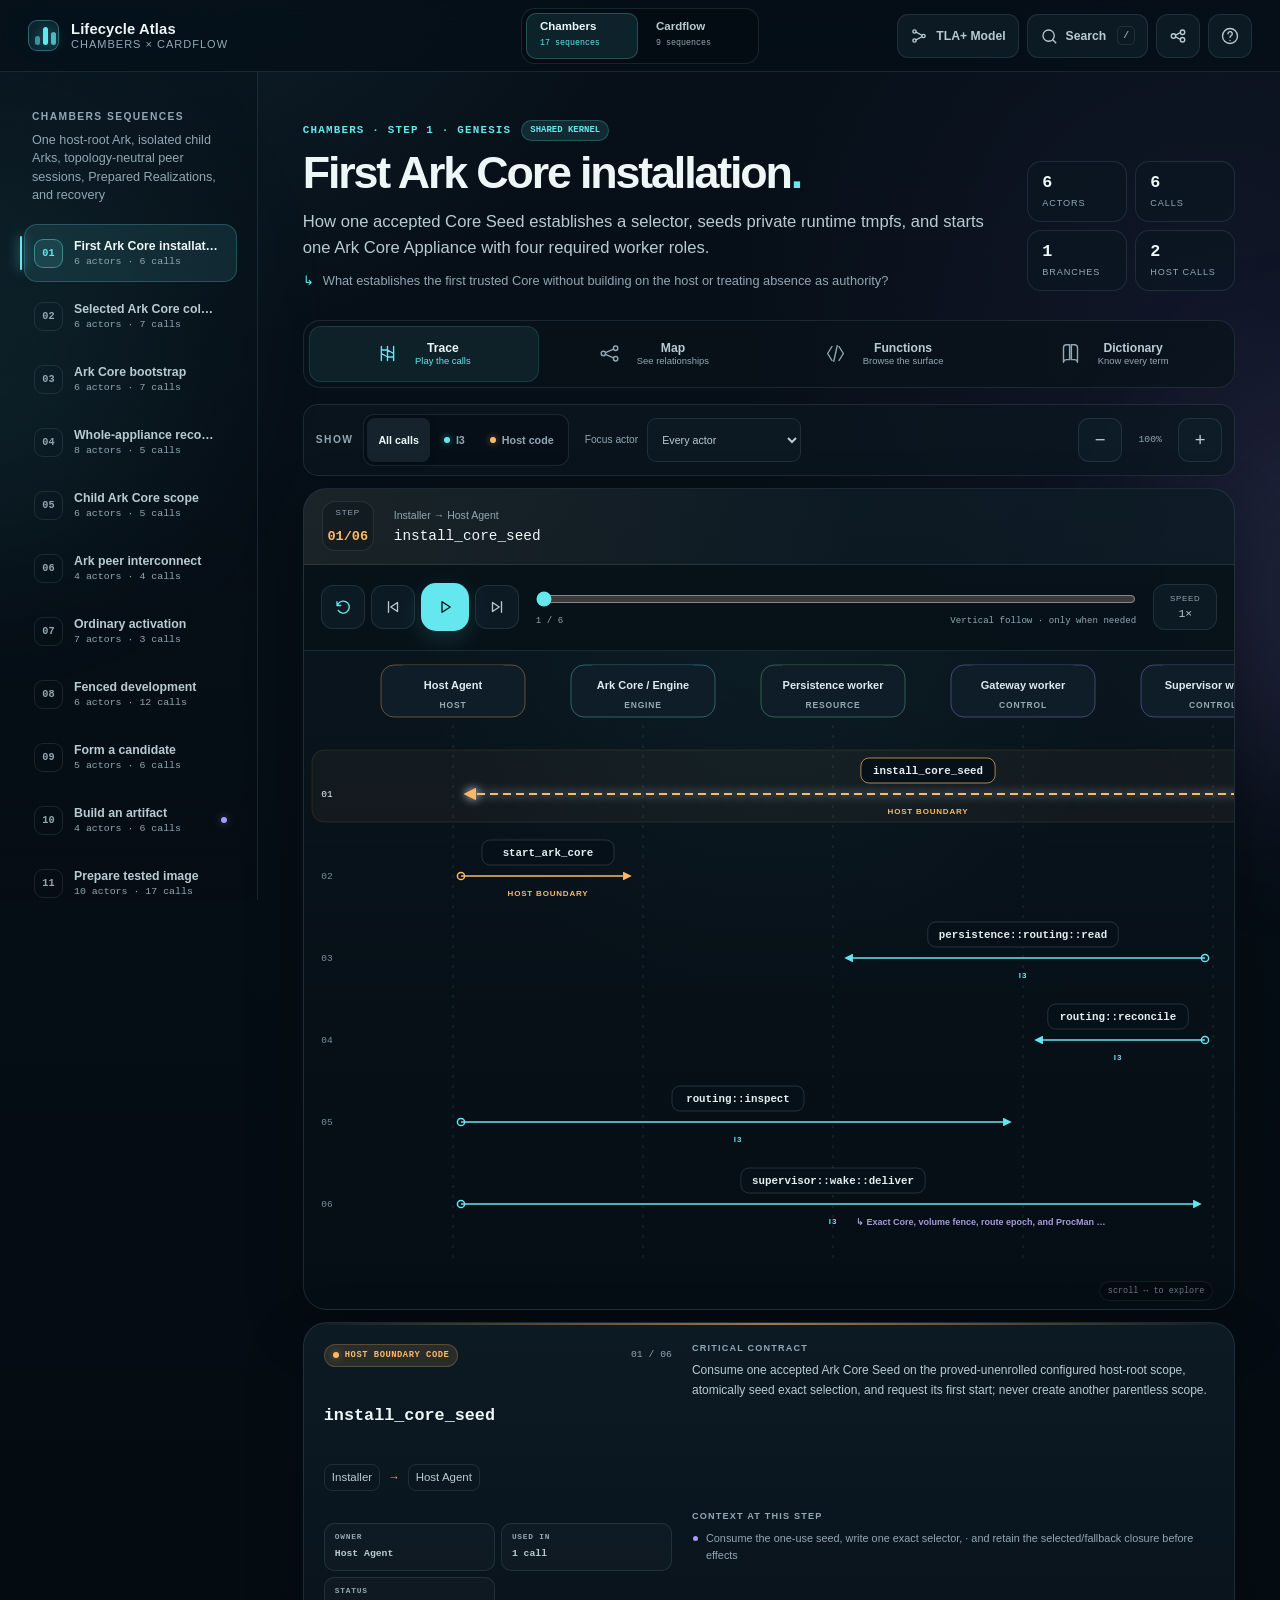
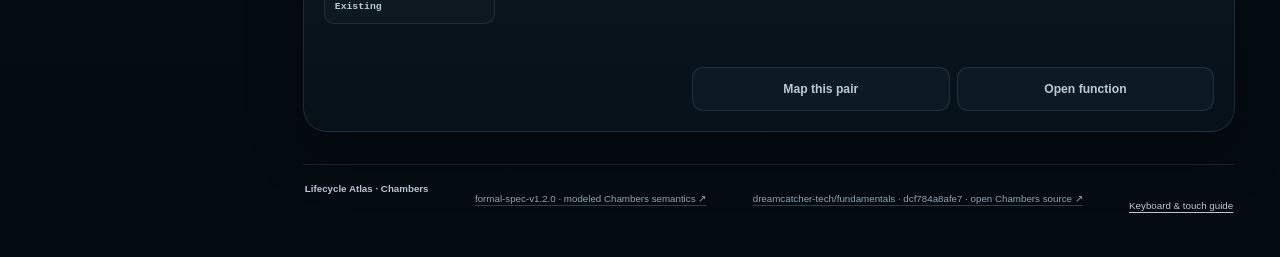
<file: site/index.html>
<!doctype html>
<html lang="en">
  <head>
    <meta charset="utf-8" />
    <meta name="viewport" content="width=device-width, initial-scale=1, viewport-fit=cover" />
    <meta
      name="description"
      content="Lifecycle Atlas — an interactive explorer for authoritative Chambers and Cardflow sequence diagrams."
    />
    <meta name="theme-color" content="#071019" />
    <meta name="color-scheme" content="dark" />
    <title>Lifecycle Atlas · Chambers and Cardflow</title>
    <link rel="icon" href="./favicon.svg" type="image/svg+xml" />
    <link rel="stylesheet" href="./styles.css" />
    <script src="./data.js" defer></script>
    <script src="./app.js" defer></script>
  </head>
  <body>
    <a class="skip-link" href="#main-content">Skip to explorer</a>
    <div class="ambient ambient-one" aria-hidden="true"></div>
    <div class="ambient ambient-two" aria-hidden="true"></div>

    <header class="topbar">
      <a class="brand" href="./" title="Lifecycle Atlas home">
        <span class="brand-mark" aria-hidden="true">
          <span></span><span></span><span></span>
        </span>
        <span class="brand-copy">
          <strong>Lifecycle Atlas</strong>
          <small>Chambers × Cardflow</small>
        </span>
      </a>

      <nav class="document-switcher" id="documentSwitcher" aria-label="Source document"></nav>

      <div class="top-actions">
        <a class="quiet-button tla-model-link" href="./tla/" aria-label="Open the checked TLA+ model explorer">
          <svg viewBox="0 0 24 24" aria-hidden="true"><circle cx="6" cy="6" r="2.2" /><circle cx="18" cy="12" r="2.2" /><circle cx="6" cy="18" r="2.2" /><path d="M8 6.8 15.8 11M8 17.2 15.8 13" /></svg>
          <span>TLA+ Model</span>
        </a>
        <button class="quiet-button command-button" id="searchButton" type="button" aria-label="Search sequences, functions, and dictionary terms">
          <svg viewBox="0 0 24 24" aria-hidden="true"><path d="m21 21-4.4-4.4m2.4-5.1a7.5 7.5 0 1 1-15 0 7.5 7.5 0 0 1 15 0Z" /></svg>
          <span>Search</span><kbd>/</kbd>
        </button>
        <button class="icon-button" id="shareButton" type="button" aria-label="Copy a link to this view" title="Copy link">
          <svg viewBox="0 0 24 24" aria-hidden="true"><path d="M8.5 12.8 15.7 17m-7.2-5.8L15.7 7M18 20a3 3 0 1 0 0-6 3 3 0 0 0 0 6ZM6 15a3 3 0 1 0 0-6 3 3 0 0 0 0 6Zm12-5a3 3 0 1 0 0-6 3 3 0 0 0 0 6Z" /></svg>
        </button>
        <button class="icon-button" id="helpButton" type="button" aria-label="How to use Lifecycle Atlas" title="Help">
          <svg viewBox="0 0 24 24" aria-hidden="true"><path d="M9.4 9a2.8 2.8 0 1 1 4.3 2.4c-1 .6-1.7 1.1-1.7 2.4M12 18h.01M22 12a10 10 0 1 1-20 0 10 10 0 0 1 20 0Z" /></svg>
        </button>
      </div>
    </header>

    <div class="mobile-scene-bar">
      <select id="mobileDocumentSelect" aria-label="Choose source document"></select>
      <select id="mobileSceneSelect" aria-label="Choose a lifecycle sequence"></select>
      <span id="mobileSceneCount"></span>
    </div>

    <div class="workspace">
      <aside class="journey-panel" aria-label="Lifecycle sequences">
        <div class="journey-heading">
          <span class="eyebrow" id="journeyEyebrow">Explore the journey</span>
          <p id="journeyDescription">Select a sequence, then play its calls.</p>
        </div>
        <nav class="journey-list" id="journeyList" aria-label="Sequence list"></nav>
        <div class="source-card">
          <div class="source-card-top">
            <span class="source-icon" aria-hidden="true">⌁</span>
            <div>
              <strong id="sourceFileName">Source snapshot</strong>
              <span id="sourceCommit">—</span>
            </div>
          </div>
          <dl>
            <div><dt>Sequences</dt><dd id="sourceSequenceCount">—</dd></div>
            <div><dt>Calls</dt><dd id="sourceCallCount">—</dd></div>
            <div><dt>Functions</dt><dd id="sourceFunctionCount">—</dd></div>
            <div><dt>Terms</dt><dd id="sourceDictionaryCount">—</dd></div>
          </dl>
          <span class="source-mode" id="sourceMode">Committed copy · regenerated on publish</span>
          <a class="source-document-link formal-authority-link" id="formalAuthorityLink" href="#" target="_blank" rel="noopener noreferrer">
            Modeled Chambers semantics · Formal Specification <span aria-hidden="true">↗</span>
          </a>
          <a class="source-document-link" id="sourceDocumentLink" href="#" target="_blank" rel="noopener noreferrer">
            Open source document <span aria-hidden="true">↗</span>
          </a>
        </div>
      </aside>

      <main id="main-content" tabindex="-1">
        <section class="scene-heading" aria-labelledby="sceneTitle">
          <div class="scene-copy">
            <div class="scene-kicker-row">
              <span class="scene-kicker" id="sceneKicker">Sequence</span>
              <span class="status-pill" id="sceneStatus">Current</span>
            </div>
            <h1 id="sceneTitle">Loading lifecycle…</h1>
            <p id="sceneSummary"></p>
            <p class="scene-question"><span aria-hidden="true">↳</span><span id="sceneQuestion"></span></p>
          </div>
          <div class="scene-metrics" id="sceneMetrics" aria-label="Sequence metrics"></div>
        </section>

        <nav class="view-switcher" aria-label="Explorer view">
          <button class="view-tab is-active" type="button" data-view="trace" aria-pressed="true">
            <svg viewBox="0 0 24 24" aria-hidden="true"><path d="M5 4v16M12 4v16M19 4v16M5 8h7l7 4M19 16h-7l-7-4" /></svg>
            <span>Trace</span>
            <small>Play the calls</small>
          </button>
          <button class="view-tab" type="button" data-view="map" aria-pressed="false">
            <svg viewBox="0 0 24 24" aria-hidden="true"><circle cx="5" cy="12" r="2.5" /><circle cx="19" cy="6" r="2.5" /><circle cx="19" cy="18" r="2.5" /><path d="m7.4 11 9.2-4m-9.2 6 9.2 4" /></svg>
            <span>Map</span>
            <small>See relationships</small>
          </button>
          <button class="view-tab" type="button" data-view="functions" aria-pressed="false">
            <svg viewBox="0 0 24 24" aria-hidden="true"><path d="M8 4 3 12l5 8m8-16 5 8-5 8M14 3 10 21" /></svg>
            <span>Functions</span>
            <small>Browse the surface</small>
          </button>
          <button class="view-tab" type="button" data-view="dictionary" aria-pressed="false">
            <svg viewBox="0 0 24 24" aria-hidden="true"><path d="M4 5.5A3.5 3.5 0 0 1 7.5 2H11v17H7.5A3.5 3.5 0 0 0 4 22V5.5Zm16 0A3.5 3.5 0 0 0 16.5 2H13v17h3.5A3.5 3.5 0 0 1 20 22V5.5Z" /></svg>
            <span>Dictionary</span>
            <small>Know every term</small>
          </button>
        </nav>

        <section class="explorer-view is-active" id="traceView" data-view-panel="trace" aria-label="Playable sequence trace">
          <div class="tool-row">
            <div class="filter-group" aria-label="Call type filter">
              <span class="tool-label">Show</span>
              <div class="segmented compact" id="callFilter">
                <button type="button" data-filter="all" class="is-active" aria-pressed="true">All calls</button>
                <button type="button" data-filter="i3" aria-pressed="false"><i class="legend-dot i3"></i>I3</button>
                <button type="button" id="hostCallFilter" data-filter="host" aria-pressed="false"><i class="legend-dot host"></i>Host code</button>
              </div>
            </div>
            <label class="select-control">
              <span>Focus actor</span>
              <select id="actorFilter" aria-label="Focus actor"><option value="">Every actor</option></select>
            </label>
            <div class="zoom-control" aria-label="Diagram zoom">
              <button class="icon-button small" type="button" id="zoomOut" aria-label="Zoom out">−</button>
              <output id="zoomValue" for="zoomOut zoomIn">100%</output>
              <button class="icon-button small" type="button" id="zoomIn" aria-label="Zoom in">+</button>
            </div>
          </div>

          <div class="trace-grid">
            <article class="stage-card">
              <div class="call-now" id="callNow" aria-live="polite">
                <div class="call-now-index"><span>Step</span><strong id="currentStepNumber">—</strong></div>
                <div class="call-now-route">
                  <span id="currentRoute">Choose a call</span>
                  <code id="currentFunction">—</code>
                </div>
              </div>

              <div class="playback" aria-label="Sequence playback controls">
                <div class="transport">
                  <button class="transport-button reset-button" type="button" id="resetSequence" aria-label="Reset to first call" title="Reset to first call (Home)">
                    <svg viewBox="0 0 24 24" aria-hidden="true"><path d="M4 5v5h5M5.6 16.5A8 8 0 1 0 6 7.2L4 10" /></svg>
                  </button>
                  <button class="transport-button" type="button" id="previousCall" aria-label="Previous call" title="Previous call (left arrow)">
                    <svg viewBox="0 0 24 24" aria-hidden="true"><path d="M6 5v14m12-13-9 6 9 6V6Z" /></svg>
                  </button>
                  <button class="play-button" type="button" id="playPause" aria-label="Play sequence" title="Play or pause (space)">
                    <svg class="play-icon" viewBox="0 0 24 24" aria-hidden="true"><path d="m8 5 11 7-11 7V5Z" /></svg>
                    <svg class="pause-icon" viewBox="0 0 24 24" aria-hidden="true"><path d="M8 5v14m8-14v14" /></svg>
                  </button>
                  <button class="transport-button" type="button" id="nextCall" aria-label="Next call" title="Next call (right arrow)">
                    <svg viewBox="0 0 24 24" aria-hidden="true"><path d="M18 5v14M6 6l9 6-9 6V6Z" /></svg>
                  </button>
                </div>
                <div class="scrubber-wrap">
                  <input id="stepScrubber" type="range" min="0" max="0" value="0" step="1" aria-label="Current call" />
                  <div class="scrubber-meta">
                    <span id="stepProgress">0 / 0</span>
                    <span id="stepHint">Vertical follow · only when needed</span>
                  </div>
                </div>
                <button class="speed-button" type="button" id="speedButton" title="Change playback speed"><span>Speed</span><strong>1×</strong></button>
              </div>

              <div class="sequence-actor-header" id="stickyActorHeader" aria-hidden="true">
                <svg id="stickyActorSvg" focusable="false"></svg>
              </div>

              <div class="sequence-viewport" id="sequenceViewport" tabindex="0" aria-label="Interactive sequence lanes">
                <svg id="sequenceSvg" role="img" aria-labelledby="sequenceSvgTitle sequenceSvgDesc"></svg>
              </div>
            </article>

            <aside class="call-inspector inspector-card" id="callInspector" aria-label="Selected function detail">
              <div class="inspector-empty">Choose a call to inspect it.</div>
            </aside>
          </div>
        </section>

        <section class="explorer-view" id="mapView" data-view-panel="map" aria-label="Actor relationship map" hidden>
          <div class="map-intro">
            <div>
              <span class="eyebrow">Relationship map</span>
              <h2 id="mapIntroTitle">Who calls whom?</h2>
              <p id="mapIntroText">Line weight is call frequency. Select an actor or connection to isolate its surface.</p>
            </div>
            <div class="role-legend" id="roleLegend" aria-label="Actor role legend"></div>
          </div>
          <div class="map-grid">
            <article class="map-card">
              <div class="map-toolbar">
                <span id="mapScope">All actors · all calls</span>
                <button class="quiet-button" type="button" id="clearMapFocus">Clear focus</button>
              </div>
              <div class="map-viewport" id="mapViewport" tabindex="0">
                <svg id="mapSvg" role="img" aria-labelledby="mapSvgTitle mapSvgDesc"></svg>
              </div>
            </article>
            <aside class="map-detail inspector-card" id="mapDetail" aria-label="Relationship detail"></aside>
          </div>
        </section>

        <section class="explorer-view" id="functionsView" data-view-panel="functions" aria-label="Function catalog" hidden>
          <div class="catalog-heading">
            <div>
              <span class="eyebrow">Function surface</span>
              <h2 id="functionHeading">Every named lifecycle call</h2>
              <p id="functionIntro">Every function is linked to its diagram usages.</p>
            </div>
            <label class="catalog-search">
              <svg viewBox="0 0 24 24" aria-hidden="true"><path d="m21 21-4.4-4.4m2.4-5.1a7.5 7.5 0 1 1-15 0 7.5 7.5 0 0 1 15 0Z" /></svg>
              <span class="sr-only">Filter functions</span>
              <input id="functionSearch" type="search" placeholder="Filter by name, owner, or contract…" autocomplete="off" />
            </label>
          </div>
          <div class="catalog-toolbar">
            <div class="segmented compact" id="functionFilter" aria-label="Function kind filter">
              <button type="button" data-function-filter="all" class="is-active" aria-pressed="true">All</button>
              <button type="button" data-function-filter="i3" aria-pressed="false"><i class="legend-dot i3"></i>I3</button>
              <button type="button" id="hostFunctionFilter" data-function-filter="host" aria-pressed="false"><i class="legend-dot host"></i>Host code</button>
              <button type="button" data-function-filter="unused" aria-pressed="false">Not pictured</button>
            </div>
            <span id="functionResultCount"></span>
          </div>
          <div class="catalog-grid">
            <div class="function-list" id="functionList" role="list"></div>
            <aside class="function-detail inspector-card" id="functionDetail" aria-label="Function contract detail"></aside>
          </div>
        </section>

        <section class="explorer-view" id="dictionaryView" data-view-panel="dictionary" aria-label="Canonical dictionary" hidden>
          <div class="catalog-heading dictionary-heading">
            <div>
              <span class="eyebrow">Canonical terminology</span>
              <h2 id="dictionaryHeading">Words with one meaning</h2>
              <p id="dictionaryIntro">Every definition is generated from this document's authoritative Dictionary section.</p>
            </div>
            <label class="catalog-search dictionary-search">
              <svg viewBox="0 0 24 24" aria-hidden="true"><path d="m21 21-4.4-4.4m2.4-5.1a7.5 7.5 0 1 1-15 0 7.5 7.5 0 0 1 15 0Z" /></svg>
              <span class="sr-only">Filter dictionary terms</span>
              <input id="dictionarySearch" type="search" placeholder="Filter by term, definition, or relation…" autocomplete="off" />
            </label>
          </div>
          <div class="dictionary-toolbar">
            <span class="dictionary-authority">Generated from <code>## Dictionary</code> in the exact source snapshot</span>
            <span id="dictionaryResultCount"></span>
          </div>
          <div class="dictionary-grid">
            <div class="dictionary-list" id="dictionaryList" role="list"></div>
            <aside class="dictionary-detail inspector-card" id="dictionaryDetail" aria-label="Dictionary term detail"></aside>
          </div>
        </section>

        <footer class="site-footer">
          <span id="footerProduct">Lifecycle Atlas</span>
          <a class="footer-source" id="footerAuthority" href="#" target="_blank" rel="noopener noreferrer">Formal release loading… ↗</a>
          <a class="footer-source" id="footerSource" href="#" target="_blank" rel="noopener noreferrer">Source loading… ↗</a>
          <button class="text-button" type="button" id="footerHelp">Keyboard &amp; touch guide</button>
        </footer>
      </main>
    </div>

    <dialog class="modal search-modal" id="searchDialog" aria-labelledby="searchTitle">
      <div class="modal-head">
        <div><span class="eyebrow">Jump anywhere</span><h2 id="searchTitle">Search Atlas</h2></div>
        <button class="icon-button" type="button" data-close-dialog="searchDialog" aria-label="Close search">×</button>
      </div>
      <label class="command-search">
        <svg viewBox="0 0 24 24" aria-hidden="true"><path d="m21 21-4.4-4.4m2.4-5.1a7.5 7.5 0 1 1-15 0 7.5 7.5 0 0 1 15 0Z" /></svg>
        <input id="globalSearch" type="search" placeholder="Try “Ark Core”, “persistence::core::commit”, or “wake_ark_core”" autocomplete="off" />
      </label>
      <div class="search-results" id="searchResults"></div>
      <div class="modal-foot"><span><kbd>↑</kbd><kbd>↓</kbd> move</span><span><kbd>enter</kbd> open</span><span><kbd>esc</kbd> close</span></div>
    </dialog>

    <dialog class="modal help-modal" id="helpDialog" aria-labelledby="helpTitle">
      <div class="modal-head">
        <div><span class="eyebrow">Orientation</span><h2 id="helpTitle">Explore two source documents four ways</h2></div>
        <button class="icon-button" type="button" data-close-dialog="helpDialog" aria-label="Close help">×</button>
      </div>
      <div class="help-grid">
        <article><span class="help-number">01</span><h3>Trace</h3><p>Play calls in order. Bright cyan is I3; amber crosses the trusted host boundary.</p></article>
        <article><span class="help-number">02</span><h3>Map</h3><p>See actor relationships at once. Click a node or connection to isolate its calls.</p></article>
        <article><span class="help-number">03</span><h3>Functions</h3><p>Search the full contract table, including functions defined but not pictured.</p></article>
        <article><span class="help-number">04</span><h3>Dictionary</h3><p>Read source-defined meanings, follow related terms, and jump to the exact defining line.</p></article>
      </div>
      <div class="shortcut-table" aria-label="Keyboard shortcuts">
        <div><kbd>space</kbd><span>Play or pause</span></div>
        <div><kbd>←</kbd><kbd>→</kbd><span>Step backward or forward</span></div>
        <div><kbd>home</kbd><span>Reset to first call</span></div>
        <div><kbd>/</kbd><span>Search</span></div>
        <div><kbd>1</kbd><kbd>2</kbd><kbd>3</kbd><kbd>4</kbd><span>Trace, map, functions, dictionary</span></div>
      </div>
      <p class="help-note">Choose Chambers or Cardflow first. On touch screens, swipe to step or deliberately pan a wide canvas. Selection preserves horizontal position and moves the primary page only by the minimum needed to reveal the active call.</p>
    </dialog>

    <div class="toast" id="toast" role="status" aria-live="polite"></div>
    <noscript>This interactive explorer requires JavaScript. The source snapshots remain available in the repository.</noscript>
  </body>
</html>
</file>
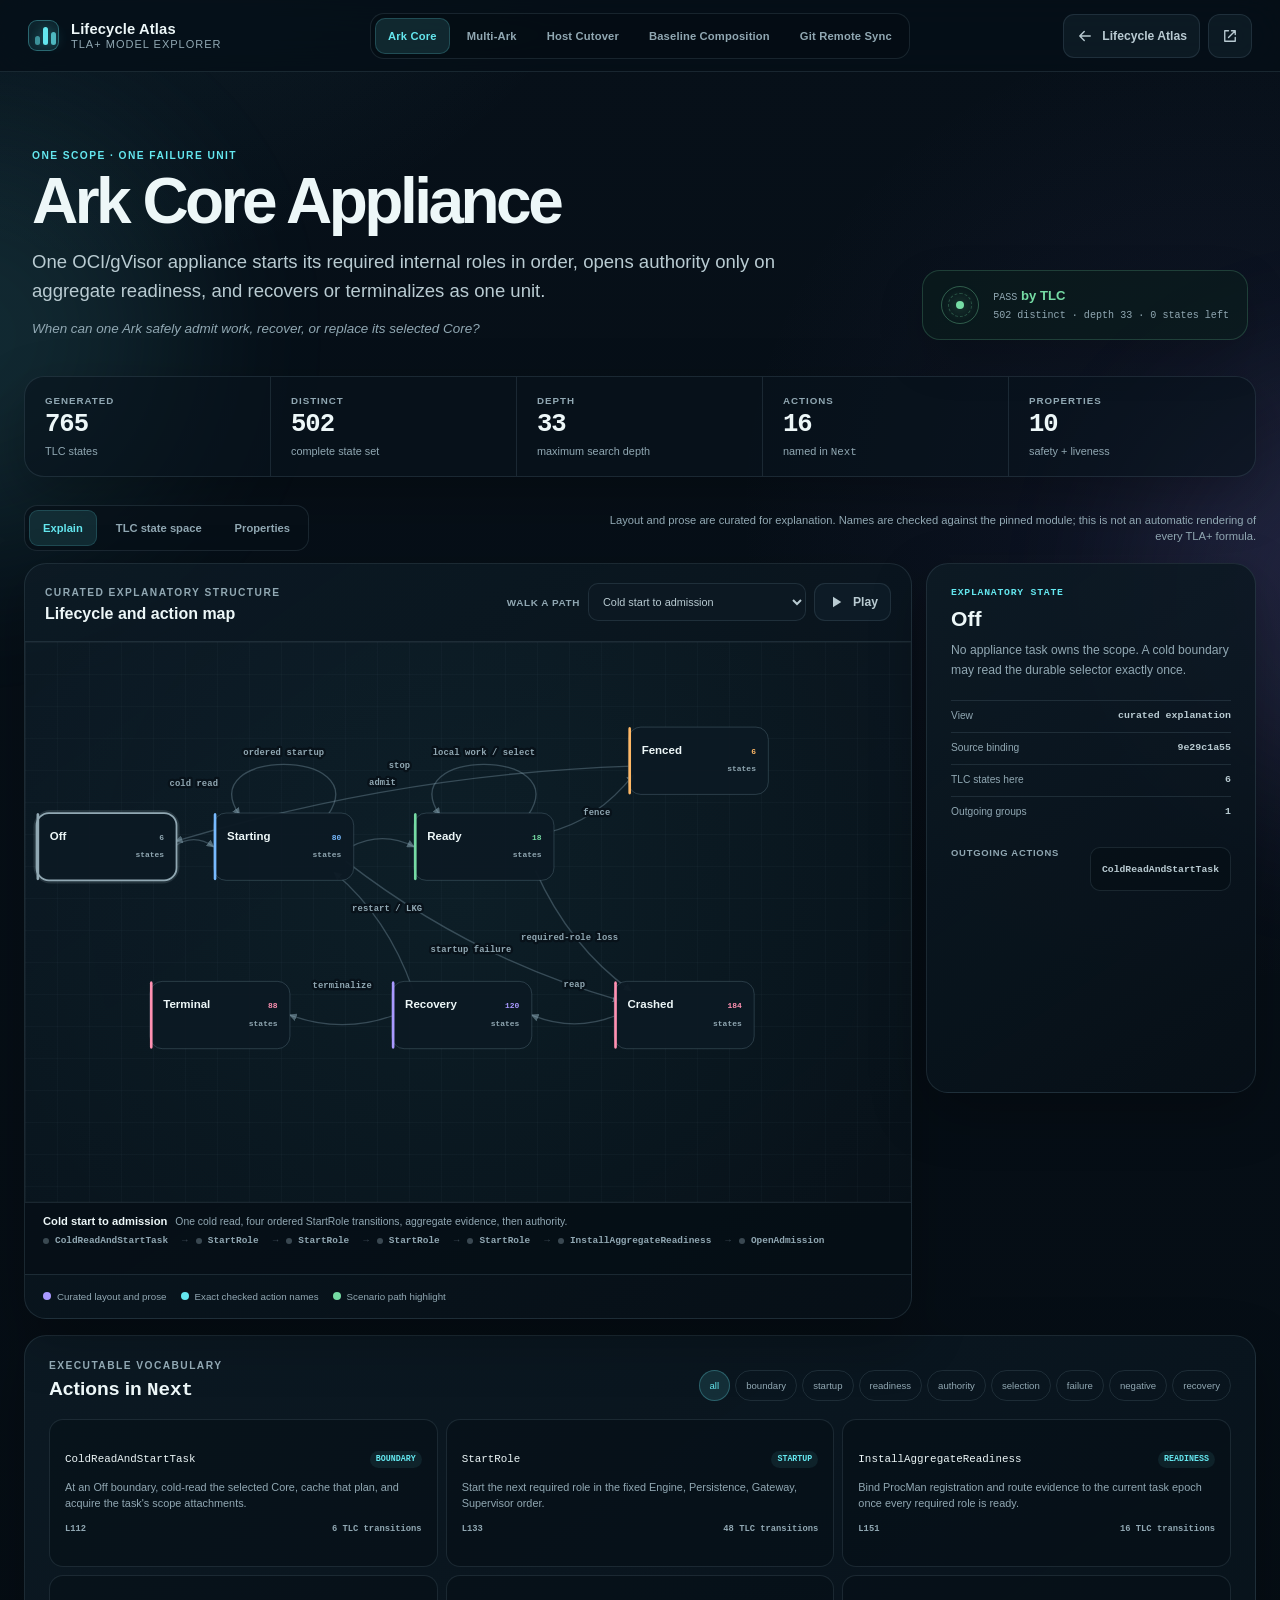
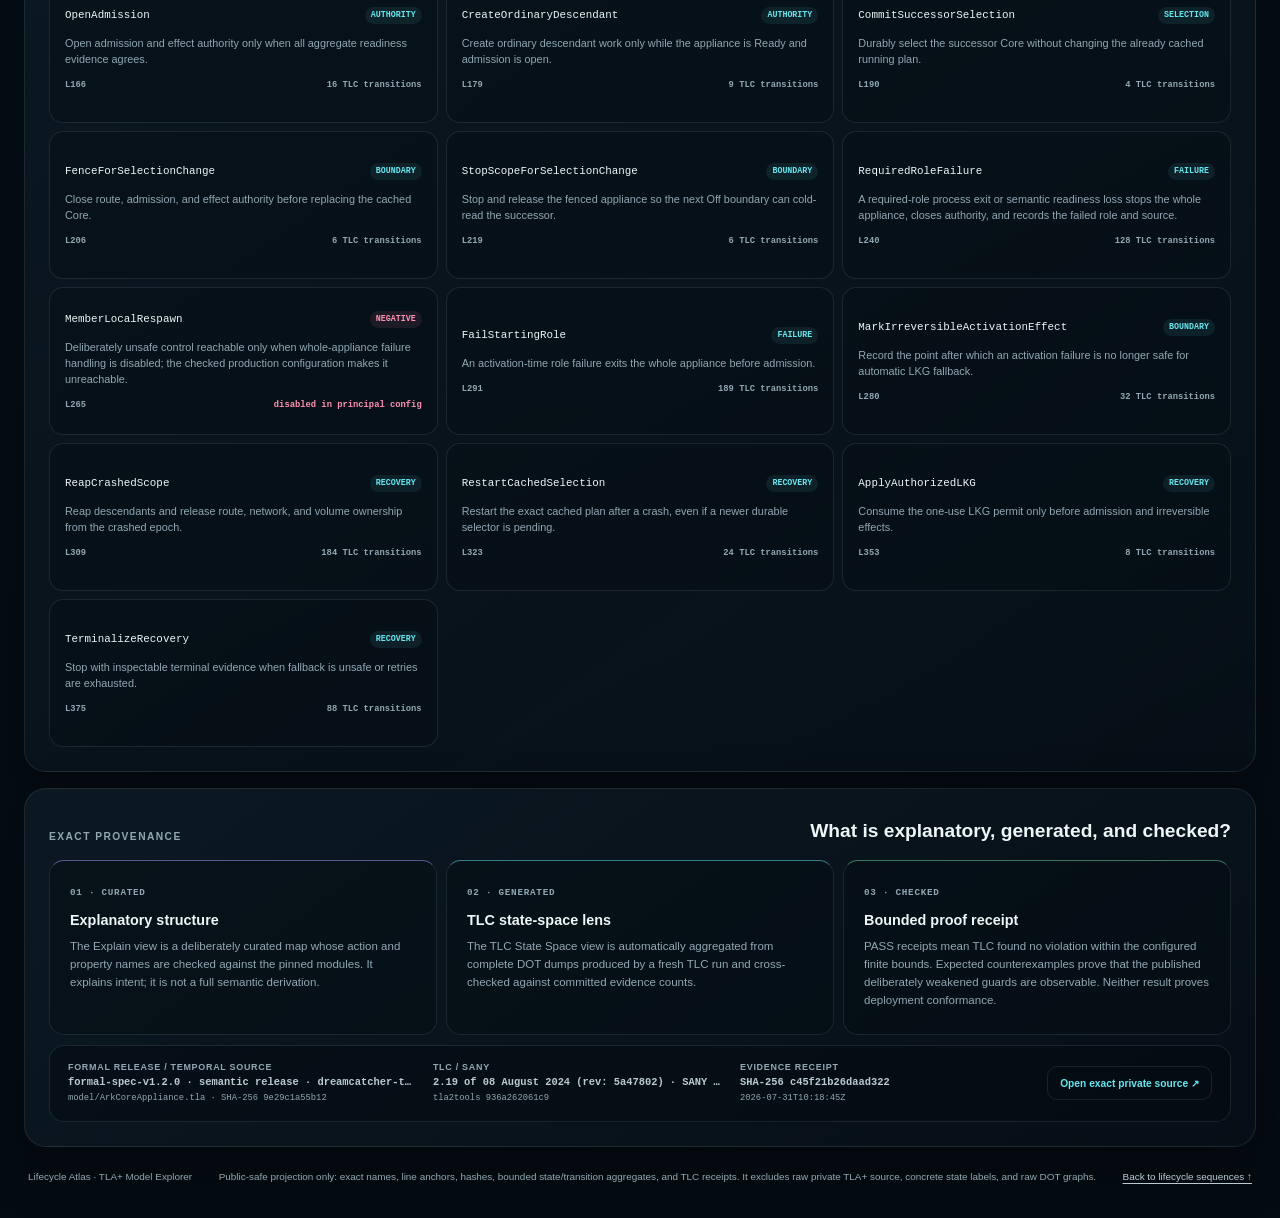
<file: site/tla/index.html>
<!doctype html>
<html lang="en">
  <head>
    <meta charset="utf-8" />
    <meta name="viewport" content="width=device-width, initial-scale=1" />
    <meta name="description" content="Interactive, source-bound visualization of the Chambers TLA+ models and genuine TLC state-space evidence." />
    <meta name="color-scheme" content="dark" />
    <title>TLA+ Model Explorer · Lifecycle Atlas</title>
    <link rel="icon" href="../favicon.svg" type="image/svg+xml" />
    <link rel="stylesheet" href="../styles.css" />
    <link rel="stylesheet" href="./styles.css" />
    <script src="./model-data.js" defer></script>
    <script src="./app.js" defer></script>
  </head>
  <body class="tla-page">
    <a class="skip-link" href="#main-content">Skip to model explorer</a>
    <div class="ambient ambient-one" aria-hidden="true"></div>
    <div class="ambient ambient-two" aria-hidden="true"></div>

    <header class="topbar tla-topbar">
      <a class="brand" href="../" aria-label="Back to Lifecycle Atlas">
        <span class="brand-mark" aria-hidden="true"><span></span><span></span><span></span></span>
        <span class="brand-copy">
          <strong>Lifecycle Atlas</strong>
          <small>TLA+ model explorer</small>
        </span>
      </a>

      <nav class="model-switcher" id="modelSwitcher" aria-label="TLA+ model"></nav>

      <div class="top-actions">
        <a class="quiet-button atlas-link" href="../">
          <svg viewBox="0 0 24 24" aria-hidden="true"><path d="M5 12h14M11 6l-6 6 6 6" /></svg>
          <span>Lifecycle Atlas</span>
        </a>
        <a class="icon-button source-link" id="headerSourceLink" href="#" target="_blank" rel="noopener noreferrer" aria-label="Open exact temporal-model commit">
          <svg viewBox="0 0 24 24" aria-hidden="true"><path d="M14 5h5v5M10 14 19 5M19 14v5H5V5h5" /></svg>
        </a>
      </div>
    </header>

    <main id="main-content" class="tla-main">
      <section class="model-hero" aria-labelledby="modelTitle">
        <div class="hero-copy">
          <p class="eyebrow" id="modelEyebrow">Checked temporal model</p>
          <h1 id="modelTitle">Loading TLA+ model…</h1>
          <p class="hero-summary" id="modelSummary"></p>
          <p class="hero-question" id="modelQuestion"></p>
        </div>
        <div class="hero-receipt" aria-label="Model-check receipt">
          <span class="pass-orbit" aria-hidden="true"><i></i></span>
          <div>
            <strong><span id="heroStatus">—</span> by TLC</strong>
            <span id="heroReceipt">Loading checked evidence…</span>
          </div>
        </div>
      </section>

      <section class="metric-row" aria-label="Current model statistics">
        <article class="metric-card"><span>Generated</span><strong id="metricGenerated">—</strong><small>TLC states</small></article>
        <article class="metric-card"><span>Distinct</span><strong id="metricDistinct">—</strong><small>complete state set</small></article>
        <article class="metric-card"><span>Depth</span><strong id="metricDepth">—</strong><small>maximum search depth</small></article>
        <article class="metric-card"><span>Actions</span><strong id="metricActions">—</strong><small>named in <code>Next</code></small></article>
        <article class="metric-card"><span>Properties</span><strong id="metricProperties">—</strong><small>safety + liveness</small></article>
      </section>

      <section class="view-bar" aria-label="Visualization mode">
        <div class="view-tabs" id="viewTabs" role="tablist" aria-label="Visualization mode">
          <button type="button" role="tab" data-view="explain" aria-selected="true">Explain</button>
          <button type="button" role="tab" data-view="state-space" aria-selected="false">TLC state space</button>
          <button type="button" role="tab" data-view="properties" aria-selected="false">Properties</button>
        </div>
        <p id="viewDisclosure">Curated explanatory structure; exact names are checked against the module.</p>
      </section>

      <section class="explorer-grid">
        <article class="visual-card">
          <header class="visual-toolbar">
            <div>
              <span class="tool-label" id="visualKicker">Behavior map</span>
              <h2 id="visualTitle">Model structure</h2>
            </div>
            <div class="scenario-controls" id="scenarioControls">
              <label for="scenarioSelect">Walk a path</label>
              <select id="scenarioSelect" aria-label="Choose an explanatory path"></select>
              <button class="quiet-button" id="scenarioPlay" type="button" aria-label="Play selected path">
                <svg viewBox="0 0 24 24" aria-hidden="true"><path d="m8 5 11 7-11 7Z" /></svg>
                <span>Play</span>
              </button>
            </div>
          </header>

          <div class="visual-stage" id="visualStage">
            <svg id="modelSvg" viewBox="0 0 1000 600" role="img" aria-labelledby="visualTitle visualDescription"></svg>
            <p class="sr-only" id="visualDescription">Interactive model diagram. Select a state or action for details.</p>
            <div class="properties-view" id="propertiesView" hidden></div>
          </div>

          <div class="scenario-strip" id="scenarioStrip" aria-live="polite"></div>
          <footer class="visual-legend" id="visualLegend"></footer>
        </article>

        <aside class="model-inspector" aria-labelledby="inspectorTitle">
          <div class="inspector-kicker" id="inspectorKicker">Selected state</div>
          <h2 id="inspectorTitle">Choose a node</h2>
          <p id="inspectorDescription"></p>
          <dl class="inspector-facts" id="inspectorFacts"></dl>
          <div class="inspector-actions" id="inspectorActions"></div>
        </aside>
      </section>

      <section class="action-section" aria-labelledby="actionHeading">
        <header>
          <div>
            <p class="eyebrow">Executable vocabulary</p>
            <h2 id="actionHeading">Actions in <code>Next</code></h2>
          </div>
          <div class="action-filter" id="actionFilter" aria-label="Filter actions"></div>
        </header>
        <div class="action-grid" id="actionGrid"></div>
      </section>

      <section class="evidence-section" aria-labelledby="evidenceHeading">
        <header>
          <p class="eyebrow">Exact provenance</p>
          <h2 id="evidenceHeading">What is explanatory, generated, and checked?</h2>
        </header>
        <div class="evidence-grid">
          <article class="evidence-card curated">
            <span>01 · Curated</span>
            <h3>Explanatory structure</h3>
            <p id="curatedExplanation"></p>
          </article>
          <article class="evidence-card derived">
            <span>02 · Generated</span>
            <h3>TLC state-space lens</h3>
            <p id="derivedExplanation"></p>
          </article>
          <article class="evidence-card checked">
            <span>03 · Checked</span>
            <h3>Bounded proof receipt</h3>
            <p id="proofExplanation"></p>
          </article>
        </div>
        <div class="source-receipt">
          <div>
            <span class="receipt-label">Formal release / temporal source</span>
            <strong id="receiptCommit">—</strong>
            <small id="receiptModule">—</small>
          </div>
          <div>
            <span class="receipt-label">TLC / SANY</span>
            <strong id="receiptTooling">—</strong>
            <small id="receiptJar">—</small>
          </div>
          <div>
            <span class="receipt-label">Evidence receipt</span>
            <strong id="receiptEvidence">—</strong>
            <small id="receiptGenerated">—</small>
          </div>
          <a id="receiptSourceLink" href="#" target="_blank" rel="noopener noreferrer">Open exact private source ↗</a>
        </div>
      </section>

      <footer class="tla-footer">
        <span>Lifecycle Atlas · TLA+ Model Explorer</span>
        <span id="footerBoundary">Public-safe projection; bounded model evidence is not deployment conformance.</span>
        <a href="../">Back to lifecycle sequences ↑</a>
      </footer>
    </main>

    <noscript>This explorer requires JavaScript to render the generated model projection.</noscript>
  </body>
</html>
</file>
<file: site/styles.css>
@layer reset, base, components, utilities, responsive;

@layer reset {
  *, *::before, *::after { box-sizing: border-box; }
  html { scroll-behavior: smooth; overflow-anchor: none; }
  body, h1, h2, h3, p, dl, dd { margin: 0; }
  button, input, select { font: inherit; }
  button { color: inherit; }
  svg { display: block; }
  [hidden] { display: none !important; }
}

@layer base {
  :root {
    color-scheme: dark;
    --bg: #071019;
    --bg-deep: #040b11;
    --surface: rgba(12, 24, 34, 0.88);
    --surface-solid: #0c1822;
    --surface-raised: #11212d;
    --surface-soft: rgba(19, 36, 48, 0.62);
    --line: rgba(165, 201, 216, 0.13);
    --line-strong: rgba(165, 201, 216, 0.24);
    --text: #edf7f8;
    --muted: #91a8b3;
    --muted-strong: #b9cbd2;
    --i3: #64e7ef;
    --i3-soft: rgba(100, 231, 239, 0.12);
    --host: #ffb866;
    --host-soft: rgba(255, 184, 102, 0.12);
    --violet: #a999ff;
    --green: #75dba4;
    --rose: #ff91b2;
    --blue: #77baff;
    --danger: #ff7c86;
    --focus: rgba(100, 231, 239, 0.52);
    --doc-accent: var(--i3);
    --doc-accent-soft: rgba(100, 231, 239, 0.1);
    --shadow: 0 20px 55px rgba(0, 0, 0, 0.27);
    --radius-xl: 24px;
    --radius-lg: 18px;
    --radius-md: 13px;
    --mono: "SFMono-Regular", "Cascadia Code", "Roboto Mono", Consolas, monospace;
    --sans: Inter, ui-sans-serif, -apple-system, BlinkMacSystemFont, "Segoe UI", sans-serif;
  }

  body {
    min-height: 100vh;
    overflow-x: hidden;
    background:
      radial-gradient(circle at 10% -10%, rgba(81, 172, 191, 0.13), transparent 34rem),
      radial-gradient(circle at 95% 18%, rgba(109, 86, 180, 0.10), transparent 30rem),
      linear-gradient(180deg, var(--bg) 0%, var(--bg-deep) 100%);
    color: var(--text);
    font-family: var(--sans);
    -webkit-font-smoothing: antialiased;
  }

  body[data-document="cardflow"] {
    --doc-accent: var(--violet);
    --doc-accent-soft: rgba(169, 153, 255, 0.11);
  }

  body::before {
    position: fixed;
    inset: 0;
    z-index: -3;
    content: "";
    pointer-events: none;
    opacity: 0.16;
    background-image:
      linear-gradient(rgba(255, 255, 255, 0.025) 1px, transparent 1px),
      linear-gradient(90deg, rgba(255, 255, 255, 0.025) 1px, transparent 1px);
    background-size: 44px 44px;
    mask-image: linear-gradient(to bottom, black, transparent 72%);
  }

  button, select, input { -webkit-tap-highlight-color: transparent; }
  button { border: 0; cursor: pointer; }
  button:focus-visible, select:focus-visible, input:focus-visible, [tabindex]:focus-visible, a:focus-visible {
    outline: 2px solid var(--i3);
    outline-offset: 3px;
  }

  a { color: inherit; }
  code, kbd { font-family: var(--mono); }
  ::selection { background: rgba(100, 231, 239, 0.25); color: white; }
  ::-webkit-scrollbar { width: 10px; height: 10px; }
  ::-webkit-scrollbar-track { background: rgba(3, 10, 15, 0.38); }
  ::-webkit-scrollbar-thumb { border: 3px solid transparent; border-radius: 999px; background: rgba(137, 170, 183, 0.32); background-clip: padding-box; }
  ::-webkit-scrollbar-thumb:hover { background: rgba(137, 170, 183, 0.5); background-clip: padding-box; }
}

@layer components {
  .ambient {
    position: fixed;
    z-index: -2;
    width: 26rem;
    height: 26rem;
    border-radius: 999px;
    pointer-events: none;
    filter: blur(90px);
    opacity: 0.12;
  }
  .ambient-one { top: 8rem; left: -15rem; background: var(--i3); }
  .ambient-two { top: 43%; right: -18rem; background: var(--violet); }

  .skip-link {
    position: fixed;
    z-index: 100;
    top: 0.75rem;
    left: 0.75rem;
    padding: 0.7rem 1rem;
    border-radius: 10px;
    background: var(--text);
    color: var(--bg);
    font-weight: 700;
    transform: translateY(-180%);
    transition: transform 160ms ease;
  }
  .skip-link:focus { transform: translateY(0); }

  .topbar {
    position: sticky;
    z-index: 40;
    top: 0;
    display: grid;
    grid-template-columns: 1fr auto 1fr;
    align-items: center;
    min-height: 72px;
    padding: 0 28px;
    border-bottom: 1px solid var(--line);
    background: rgba(6, 15, 23, 0.78);
    backdrop-filter: blur(22px) saturate(140%);
  }

  .brand {
    display: inline-flex;
    justify-self: start;
    align-items: center;
    min-height: 44px;
    gap: 12px;
    text-decoration: none;
  }
  .brand-mark {
    position: relative;
    display: grid;
    grid-template-columns: repeat(3, 5px);
    align-items: end;
    gap: 3px;
    width: 31px;
    height: 31px;
    padding: 6px;
    border: 1px solid rgba(100, 231, 239, 0.35);
    border-radius: 9px;
    background: rgba(100, 231, 239, 0.08);
    box-shadow: inset 0 0 20px rgba(100, 231, 239, 0.04);
  }
  .brand-mark span { width: 5px; border-radius: 5px; background: var(--i3); box-shadow: 0 0 12px rgba(100, 231, 239, 0.4); }
  .brand-mark span:nth-child(1) { height: 9px; opacity: 0.55; }
  .brand-mark span:nth-child(2) { height: 18px; }
  .brand-mark span:nth-child(3) { height: 13px; opacity: 0.75; }
  .brand-copy { display: grid; gap: 1px; }
  .brand-copy strong { font-size: 0.92rem; letter-spacing: 0.01em; }
  .brand-copy small { color: var(--muted); font-size: 0.69rem; letter-spacing: 0.09em; text-transform: uppercase; }

  .document-switcher {
    display: grid;
    grid-template-columns: repeat(2, minmax(112px, 1fr));
    justify-self: center;
    gap: 4px;
    padding: 4px;
    border: 1px solid var(--line);
    border-radius: 14px;
    background: rgba(4, 12, 18, 0.48);
  }
  .document-tab {
    display: grid;
    gap: 3px;
    min-height: 46px;
    padding: 7px 14px;
    border-radius: 10px;
    background: transparent;
    color: var(--muted);
    text-align: left;
  }
  .document-tab span { color: var(--muted-strong); font-size: 0.72rem; font-weight: 740; }
  .document-tab small { font: 0.52rem/1 var(--mono); }
  .document-tab:hover { background: rgba(255, 255, 255, 0.035); color: var(--text); }
  .document-tab.is-active {
    background: var(--doc-accent-soft);
    color: var(--doc-accent);
    box-shadow: inset 0 0 0 1px color-mix(in srgb, var(--doc-accent) 24%, transparent);
  }
  .document-tab.is-active span { color: var(--text); }

  .top-actions { display: flex; justify-self: end; align-items: center; gap: 8px; }
  .icon-button, .quiet-button, .text-button, .transport-button, .play-button, .speed-button {
    display: inline-flex;
    align-items: center;
    justify-content: center;
    border: 1px solid var(--line);
    background: rgba(16, 31, 42, 0.72);
    transition: border-color 160ms ease, background 160ms ease, color 160ms ease, transform 160ms ease;
  }
  .icon-button:hover, .quiet-button:hover, .transport-button:hover, .speed-button:hover { border-color: var(--line-strong); background: rgba(27, 47, 61, 0.85); }
  .icon-button:active, .quiet-button:active, .transport-button:active, .play-button:active { transform: translateY(1px); }
  .icon-button { width: 44px; height: 44px; border-radius: 12px; color: var(--muted-strong); }
  .icon-button.small { width: 44px; height: 44px; border-radius: 11px; font-size: 1.15rem; }
  .icon-button svg, .quiet-button svg { width: 18px; height: 18px; fill: none; stroke: currentColor; stroke-width: 1.8; stroke-linecap: round; stroke-linejoin: round; }
  .quiet-button { min-height: 44px; gap: 8px; padding: 0 12px; border-radius: 11px; color: var(--muted-strong); font-size: 0.76rem; font-weight: 650; }
  .tla-model-link { text-decoration: none; }
  .quiet-button kbd { margin-left: 3px; padding: 3px 5px; border: 1px solid var(--line); border-radius: 5px; color: var(--muted); font-size: 0.61rem; }
  .text-button { padding: 0; border: 0; background: none; color: var(--muted-strong); text-decoration: underline; text-underline-offset: 3px; }

  .mobile-scene-bar { display: none; }

  .workspace {
    display: grid;
    grid-template-columns: 258px minmax(0, 1fr);
    width: min(1720px, 100%);
    margin: 0 auto;
  }

  .journey-panel {
    position: sticky;
    top: 72px;
    align-self: start;
    height: calc(100vh - 72px);
    min-height: 640px;
    padding: 34px 20px 22px 24px;
    overflow-y: auto;
    border-right: 1px solid var(--line);
    background: linear-gradient(180deg, rgba(7, 17, 25, 0.52), rgba(5, 12, 18, 0.15));
  }
  .eyebrow, .tool-label {
    color: var(--muted);
    font-size: 0.64rem;
    font-weight: 760;
    letter-spacing: 0.14em;
    text-transform: uppercase;
  }
  .journey-heading { padding: 0 8px 20px; }
  .journey-heading p { margin-top: 7px; color: var(--muted); font-size: 0.79rem; line-height: 1.45; }
  .journey-list { display: grid; gap: 5px; }
  .journey-item {
    position: relative;
    display: grid;
    grid-template-columns: 31px minmax(0, 1fr) auto;
    align-items: center;
    gap: 9px;
    width: 100%;
    min-height: 58px;
    padding: 8px 9px;
    border: 1px solid transparent;
    border-radius: 13px;
    background: transparent;
    color: var(--muted-strong);
    text-align: left;
  }
  .journey-item::before {
    position: absolute;
    top: 11px;
    bottom: 11px;
    left: -5px;
    width: 2px;
    border-radius: 999px;
    background: var(--doc-accent);
    content: "";
    opacity: 0;
    box-shadow: 0 0 12px var(--doc-accent);
  }
  .journey-item:hover { background: rgba(255, 255, 255, 0.025); color: var(--text); }
  .journey-item.is-active { border-color: color-mix(in srgb, var(--doc-accent) 22%, transparent); background: var(--doc-accent-soft); color: var(--text); }
  .journey-item.is-active::before { opacity: 1; }
  .journey-number {
    display: grid;
    place-items: center;
    width: 29px;
    height: 29px;
    border: 1px solid var(--line);
    border-radius: 9px;
    color: var(--muted);
    font: 600 0.64rem/1 var(--mono);
  }
  .journey-item.is-active .journey-number { border-color: color-mix(in srgb, var(--doc-accent) 42%, transparent); color: var(--doc-accent); background: var(--doc-accent-soft); }
  .journey-name { min-width: 0; }
  .journey-name span { display: block; overflow: hidden; font-size: 0.77rem; font-weight: 680; text-overflow: ellipsis; white-space: nowrap; }
  .journey-name small { display: block; margin-top: 3px; color: var(--muted); font: 0.62rem/1.2 var(--mono); }
  .journey-later { width: 6px; height: 6px; border-radius: 50%; background: var(--violet); box-shadow: 0 0 8px rgba(169, 153, 255, 0.5); }

  .source-card {
    margin-top: 24px;
    padding: 14px;
    border: 1px solid var(--line);
    border-radius: 16px;
    background: rgba(13, 26, 35, 0.56);
  }
  .source-card-top { display: flex; align-items: center; gap: 10px; }
  .source-icon { display: grid; place-items: center; width: 30px; height: 30px; border-radius: 9px; background: var(--i3-soft); color: var(--i3); font-size: 1.1rem; }
  .source-card-top div { display: grid; gap: 2px; }
  .source-card-top strong { font-size: 0.71rem; }
  .source-card-top span { color: var(--muted); font: 0.62rem/1 var(--mono); }
  .source-card dl { display: grid; grid-template-columns: repeat(2, 1fr); gap: 9px 6px; margin-top: 14px; }
  .source-card dl div { display: grid; gap: 3px; }
  .source-card dt { color: var(--muted); font-size: 0.55rem; text-transform: uppercase; }
  .source-card dd { font: 650 0.77rem/1 var(--mono); }
  .source-mode { display: block; margin-top: 13px; padding-top: 11px; border-top: 1px solid var(--line); color: var(--muted); font-size: 0.57rem; line-height: 1.4; }
  .source-document-link {
    display: flex;
    align-items: center;
    justify-content: space-between;
    min-height: 40px;
    margin-top: 8px;
    padding: 0 10px;
    border: 1px solid rgba(100, 231, 239, 0.16);
    border-radius: 10px;
    background: rgba(100, 231, 239, 0.045);
    color: var(--i3);
    font-size: 0.62rem;
    font-weight: 680;
    text-decoration: none;
  }
  .source-document-link:hover { border-color: rgba(100, 231, 239, 0.34); background: rgba(100, 231, 239, 0.08); }
  .formal-authority-link { border-color: rgba(169, 153, 255, 0.24); background: rgba(169, 153, 255, 0.055); color: #c7bcff; }
  .formal-authority-link:hover { border-color: rgba(169, 153, 255, 0.42); background: rgba(169, 153, 255, 0.1); }

  main { min-width: 0; padding: 48px clamp(24px, 3.5vw, 58px) 30px; }
  .scene-heading { display: flex; align-items: end; justify-content: space-between; gap: 36px; min-height: 151px; max-width: 1360px; margin: 0 auto 29px; }
  .scene-copy { max-width: 760px; }
  .scene-kicker-row { display: flex; align-items: center; gap: 10px; margin-bottom: 10px; }
  .scene-kicker { color: var(--doc-accent); font: 700 0.68rem/1 var(--mono); letter-spacing: 0.11em; text-transform: uppercase; }
  .status-pill { padding: 5px 8px; border: 1px solid rgba(117, 219, 164, 0.22); border-radius: 999px; background: rgba(117, 219, 164, 0.07); color: var(--green); font: 650 0.56rem/1 var(--mono); text-transform: uppercase; }
  .status-pill.is-later { border-color: rgba(169, 153, 255, 0.24); background: rgba(169, 153, 255, 0.08); color: var(--violet); }
  .status-pill.is-core { border-color: rgba(100, 231, 239, 0.24); background: var(--i3-soft); color: var(--i3); }
  .status-pill.is-working { border-color: rgba(169, 153, 255, 0.28); background: rgba(169, 153, 255, 0.09); color: #c7bcff; }
  .scene-heading h1 { max-width: 760px; font-size: clamp(2rem, 3.5vw, 3.55rem); font-weight: 720; letter-spacing: -0.048em; line-height: 0.98; text-wrap: balance; }
  .scene-heading h1::after { color: var(--doc-accent); content: "."; }
  .scene-heading > .scene-copy > p:not(.scene-question) { max-width: 690px; margin-top: 14px; color: var(--muted-strong); font-size: clamp(0.93rem, 1.3vw, 1.06rem); line-height: 1.58; }
  .scene-question { display: flex; gap: 9px; max-width: 710px; margin-top: 10px; color: var(--muted); font-size: 0.8rem; line-height: 1.5; }
  .scene-question > span:first-child { color: var(--doc-accent); }
  .scene-metrics { display: grid; grid-template-columns: repeat(2, minmax(88px, 1fr)); gap: 8px; flex: 0 0 auto; }
  .metric {
    min-width: 100px;
    padding: 13px 14px;
    border: 1px solid var(--line);
    border-radius: 14px;
    background: rgba(12, 24, 34, 0.58);
  }
  .metric strong { display: block; font: 680 1.05rem/1 var(--mono); }
  .metric span { display: block; margin-top: 6px; color: var(--muted); font-size: 0.57rem; letter-spacing: 0.1em; text-transform: uppercase; }

  .view-switcher {
    display: grid;
    grid-template-columns: repeat(4, minmax(0, 1fr));
    max-width: 1360px;
    margin: 0 auto 16px;
    padding: 5px;
    border: 1px solid var(--line);
    border-radius: 17px;
    background: rgba(9, 19, 27, 0.7);
  }
  .view-tab {
    position: relative;
    display: grid;
    grid-template-columns: 28px auto;
    grid-template-rows: auto auto;
    column-gap: 10px;
    justify-content: center;
    align-items: center;
    min-height: 56px;
    padding: 8px 14px;
    border-radius: 12px;
    background: transparent;
    color: var(--muted);
  }
  .view-tab svg { grid-row: 1 / span 2; width: 21px; height: 21px; fill: none; stroke: currentColor; stroke-width: 1.6; stroke-linecap: round; stroke-linejoin: round; }
  .view-tab span { align-self: end; color: var(--muted-strong); font-size: 0.76rem; font-weight: 720; }
  .view-tab small { align-self: start; font-size: 0.59rem; }
  .view-tab:hover { color: var(--text); }
  .view-tab.is-active { background: rgba(100, 231, 239, 0.075); color: var(--i3); box-shadow: inset 0 0 0 1px rgba(100, 231, 239, 0.13); }
  .view-tab.is-active span { color: var(--text); }

  .explorer-view { max-width: 1360px; margin: 0 auto; }
  .explorer-view:not(.is-active) { display: none; }
  .tool-row {
    display: flex;
    align-items: center;
    gap: 16px;
    min-height: 58px;
    margin-bottom: 12px;
    padding: 9px 12px;
    border: 1px solid var(--line);
    border-radius: 15px;
    background: rgba(11, 23, 32, 0.66);
  }
  .filter-group { display: flex; align-items: center; gap: 10px; }
  .segmented { display: inline-flex; gap: 3px; padding: 3px; border: 1px solid var(--line); border-radius: 11px; background: rgba(3, 10, 15, 0.35); }
  .segmented button { display: inline-flex; align-items: center; justify-content: center; gap: 6px; min-height: 44px; padding: 0 11px; border-radius: 8px; background: transparent; color: var(--muted); font-size: 0.67rem; font-weight: 670; }
  .segmented button:hover { color: var(--text); }
  .segmented button.is-active { background: rgba(118, 151, 165, 0.15); color: var(--text); box-shadow: 0 1px 8px rgba(0, 0, 0, 0.18); }
  .legend-dot { width: 6px; height: 6px; border-radius: 50%; }
  .legend-dot.i3 { background: var(--i3); box-shadow: 0 0 7px rgba(100, 231, 239, 0.55); }
  .legend-dot.host { background: var(--host); box-shadow: 0 0 7px rgba(255, 184, 102, 0.5); }
  .select-control { display: flex; align-items: center; gap: 9px; color: var(--muted); font-size: 0.64rem; }
  .select-control select, .mobile-scene-bar select {
    height: 44px;
    max-width: 210px;
    padding: 0 30px 0 10px;
    border: 1px solid var(--line);
    border-radius: 9px;
    background: #0c1923;
    color: var(--muted-strong);
    font-size: 0.67rem;
  }
  .zoom-control { display: flex; align-items: center; gap: 7px; margin-left: auto; }
  .zoom-control output { min-width: 42px; color: var(--muted); font: 0.61rem/1 var(--mono); text-align: center; }

  .trace-grid { display: grid; grid-template-columns: minmax(0, 1fr); gap: 12px; align-items: start; }
  .map-grid { display: grid; grid-template-columns: minmax(0, 1fr) 316px; gap: 12px; align-items: start; }
  #callInspector {
    height: var(--call-inspector-height, 410px);
    min-height: var(--call-inspector-height, 410px);
  }
  .call-inspector {
    position: relative;
    top: auto;
    display: grid;
    grid-template-columns: minmax(230px, 0.8fr) minmax(280px, 1.2fr);
    gap: 20px;
  }
  .call-inspector .inspector-type-row, .call-inspector .inspector-function, .call-inspector .inspector-route, .call-inspector .call-function-meta { grid-column: 1; }
  .call-inspector .contract-block, .call-inspector .context-block, .call-inspector .inspector-actions { grid-column: 2; }
  .call-inspector .contract-block { grid-row: 1 / span 3; margin-top: 0; padding-top: 0; border-top: 0; }
  .call-inspector .context-block { margin-top: 0; }
  .call-inspector .inspector-actions { align-self: end; }
  .call-inspector-measure {
    position: fixed !important;
    top: 0 !important;
    left: -200vw !important;
    height: auto !important;
    min-height: 0 !important;
    visibility: hidden !important;
    pointer-events: none !important;
  }
  .stage-card, .map-card, .inspector-card {
    border: 1px solid var(--line);
    border-radius: var(--radius-xl);
    background: linear-gradient(180deg, rgba(14, 28, 38, 0.9), rgba(8, 18, 26, 0.88));
    box-shadow: var(--shadow);
  }
  .stage-card { min-width: 0; overflow: hidden; }
  .call-now {
    display: grid;
    grid-template-columns: 58px minmax(0, 1fr);
    align-items: center;
    gap: 14px;
    min-height: 76px;
    padding: 12px 18px;
    border-bottom: 1px solid var(--line);
    background: linear-gradient(90deg, rgba(100, 231, 239, 0.055), transparent 60%);
  }
  .call-now.is-host { background: linear-gradient(90deg, rgba(255, 184, 102, 0.06), transparent 60%); }
  .call-now-index { display: grid; place-items: center; width: 52px; height: 50px; border: 1px solid var(--line); border-radius: 13px; background: rgba(3, 10, 15, 0.24); }
  .call-now-index span { color: var(--muted); font-size: 0.5rem; letter-spacing: 0.11em; text-transform: uppercase; }
  .call-now-index strong { color: var(--i3); font: 670 0.85rem/1 var(--mono); }
  .call-now.is-host .call-now-index strong { color: var(--host); }
  .call-now-route { min-width: 0; display: grid; gap: 5px; }
  .call-now-route > span { overflow: hidden; color: var(--muted); font-size: 0.66rem; line-height: 1.35; text-overflow: ellipsis; white-space: nowrap; }
  .call-now-route code { overflow: hidden; color: var(--text); font-size: clamp(0.75rem, 1.3vw, 0.9rem); text-overflow: ellipsis; white-space: nowrap; }

  .sequence-viewport {
    position: relative;
    height: auto;
    min-height: 0;
    overflow-x: auto;
    overflow-y: hidden;
    overflow-y: clip;
    overscroll-behavior-x: contain;
    background:
      radial-gradient(circle at 50% 0, rgba(100, 231, 239, 0.035), transparent 44%),
      linear-gradient(180deg, rgba(2, 9, 14, 0.22), rgba(3, 10, 15, 0.4));
    touch-action: pan-x pan-y;
  }
  .sequence-actor-header {
    position: fixed;
    z-index: 30;
    display: none;
    overflow: hidden;
    pointer-events: none;
    background: rgba(7, 17, 23, 0.96);
    border-top: 1px solid rgba(126, 165, 180, 0.2);
    border-bottom: 1px solid rgba(126, 165, 180, 0.2);
    box-shadow: 0 10px 26px rgba(0, 0, 0, 0.34);
    backdrop-filter: blur(12px);
  }
  .sequence-actor-header.is-visible { display: block; }
  #stickyActorSvg {
    display: block;
    max-width: none;
    transform-origin: 0 0;
    will-change: transform;
  }
  #stickyActorSvg .svg-actor { cursor: default; }
  #stickyActorSvg .sticky-actor-background { fill: rgba(7, 17, 23, 0.98); }
  #stickyActorSvg .sticky-actor-rule { stroke: rgba(126, 165, 180, 0.22); stroke-width: 1; }
  .sequence-viewport::after {
    position: sticky;
    bottom: 8px;
    left: calc(100% - 135px);
    display: block;
    width: max-content;
    padding: 5px 8px;
    border: 1px solid var(--line);
    border-radius: 999px;
    background: rgba(5, 13, 19, 0.78);
    color: var(--muted);
    content: "scroll ↔ to explore";
    font: 0.53rem/1 var(--mono);
    pointer-events: none;
    opacity: 0.7;
    backdrop-filter: blur(8px);
  }
  #sequenceSvg { display: block; overflow: visible; }
  #sequenceSvg text, #stickyActorSvg text, #mapSvg text { user-select: none; }
  .sequence-lane { stroke: rgba(155, 192, 207, 0.17); stroke-width: 1; stroke-dasharray: 3 7; }
  .sequence-lane.is-focused { stroke: rgba(100, 231, 239, 0.5); }
  .svg-actor { cursor: pointer; }
  .svg-actor rect { fill: #0e1d27; stroke: rgba(158, 196, 211, 0.21); stroke-width: 1; transition: opacity 160ms ease, stroke 160ms ease; }
  .svg-actor .actor-accent { stroke: none; }
  .svg-actor text { fill: #dcecef; font-family: var(--sans); font-size: 11px; font-weight: 660; text-anchor: middle; }
  .svg-actor .actor-role-label { fill: #94aab4; font-size: 8.5px; font-weight: 720; letter-spacing: 0.1em; text-transform: uppercase; }
  .svg-actor.is-dim { opacity: 0.28; }
  .svg-actor.is-focused rect { stroke: rgba(100, 231, 239, 0.68); stroke-width: 1.5; filter: drop-shadow(0 0 9px rgba(100, 231, 239, 0.16)); }
  .call-row { cursor: pointer; transition: opacity 160ms ease; }
  .call-row .row-hit { fill: transparent; }
  .call-row:hover .row-hit { fill: rgba(255, 255, 255, 0.018); }
  .call-row .row-focus { fill: transparent; stroke: transparent; }
  .call-row.is-current .row-focus { fill: rgba(100, 231, 239, 0.045); stroke: rgba(100, 231, 239, 0.11); }
  .call-row.is-current.is-host .row-focus { fill: rgba(255, 184, 102, 0.045); stroke: rgba(255, 184, 102, 0.11); }
  .call-row.is-dim { opacity: 0.13; }
  .call-row.is-past:not(.is-current) { opacity: 0.43; }
  .call-line { fill: none; stroke-width: 1.45; vector-effect: non-scaling-stroke; }
  .call-line.i3 { stroke: var(--i3); }
  .call-line.host { stroke: var(--host); }
  .call-row.is-current .call-line { stroke-width: 2.1; stroke-dasharray: 8 5; animation: signal-flow 780ms linear infinite; filter: drop-shadow(0 0 5px currentColor); }
  .endpoint { stroke-width: 1.5; }
  .endpoint.i3 { fill: #071019; stroke: var(--i3); }
  .endpoint.host { fill: #071019; stroke: var(--host); }
  .call-pill { fill: rgba(7, 17, 25, 0.97); stroke: rgba(151, 187, 201, 0.2); }
  .call-row.is-current .call-pill { stroke: rgba(100, 231, 239, 0.65); }
  .call-row.is-current.is-host .call-pill { stroke: rgba(255, 184, 102, 0.67); }
  .call-text { fill: #e3f0f2; font-family: var(--mono); font-size: 10.8px; font-weight: 640; text-anchor: middle; }
  .step-number { fill: #78909b; font-family: var(--mono); font-size: 9.5px; text-anchor: middle; }
  .call-row.is-current .step-number { fill: var(--text); }
  .svg-branch { fill: #a59bd9; font-family: var(--sans); font-size: 9px; font-weight: 640; }
  .svg-kind { font-family: var(--sans); font-size: 8px; font-weight: 780; letter-spacing: 0.1em; text-anchor: middle; }

  @keyframes signal-flow { to { stroke-dashoffset: -26; } }

  .playback {
    display: grid;
    grid-template-columns: auto minmax(130px, 1fr) auto;
    align-items: center;
    gap: 17px;
    min-height: 86px;
    padding: 13px 17px;
    border-bottom: 1px solid var(--line);
    background: rgba(5, 14, 21, 0.65);
  }
  .transport { display: flex; align-items: center; gap: 6px; }
  .transport-button { width: 44px; height: 44px; border-radius: 12px; color: var(--muted-strong); }
  .reset-button { color: var(--i3); }
  .transport-button svg, .play-button svg { width: 18px; height: 18px; fill: none; stroke: currentColor; stroke-width: 1.75; stroke-linecap: round; stroke-linejoin: round; }
  .play-button { width: 48px; height: 48px; border-color: rgba(100, 231, 239, 0.32); border-radius: 15px; background: var(--i3); color: #041116; box-shadow: 0 7px 23px rgba(100, 231, 239, 0.16); }
  .play-button:hover { background: #85f4fa; }
  .play-button .pause-icon { display: none; }
  .play-button.is-playing .play-icon { display: none; }
  .play-button.is-playing .pause-icon { display: block; }
  .scrubber-wrap { min-width: 0; }
  #stepScrubber { width: 100%; height: 18px; margin: 0; accent-color: var(--i3); cursor: pointer; }
  .scrubber-meta { display: flex; justify-content: space-between; gap: 12px; margin-top: 4px; color: var(--muted); font: 0.57rem/1 var(--mono); }
  .speed-button { display: grid; gap: 3px; min-width: 64px; min-height: 46px; padding: 7px 10px; border-radius: 12px; }
  .speed-button span { color: var(--muted); font-size: 0.49rem; letter-spacing: 0.1em; text-transform: uppercase; }
  .speed-button strong { color: var(--muted-strong); font: 0.71rem/1 var(--mono); }

  .inspector-card { position: sticky; top: 88px; min-height: 410px; padding: 20px; overflow: hidden; }
  .inspector-card::before {
    position: absolute;
    top: 0;
    right: 0;
    left: 0;
    height: 2px;
    background: linear-gradient(90deg, transparent, var(--i3), transparent);
    content: "";
    opacity: 0.6;
  }
  .inspector-card.is-host::before { background: linear-gradient(90deg, transparent, var(--host), transparent); }
  .inspector-empty { display: grid; place-items: center; min-height: 360px; color: var(--muted); font-size: 0.75rem; text-align: center; }
  .inspector-type-row { display: flex; align-items: center; justify-content: space-between; gap: 8px; }
  .kind-badge, .usage-badge, .owner-badge {
    display: inline-flex;
    align-items: center;
    gap: 6px;
    width: fit-content;
    padding: 6px 8px;
    border: 1px solid rgba(100, 231, 239, 0.2);
    border-radius: 999px;
    background: var(--i3-soft);
    color: var(--i3);
    font: 700 0.55rem/1 var(--mono);
    letter-spacing: 0.06em;
    text-transform: uppercase;
  }
  .kind-badge.host { border-color: rgba(255, 184, 102, 0.22); background: var(--host-soft); color: var(--host); }
  .usage-badge, .owner-badge { border-color: var(--line); background: rgba(255, 255, 255, 0.025); color: var(--muted); letter-spacing: 0; text-transform: none; }
  .inspector-step { color: var(--muted); font: 0.61rem/1 var(--mono); }
  .inspector-function { margin-top: 16px; overflow-wrap: anywhere; color: var(--text); font: 680 clamp(0.88rem, 1.5vw, 1.05rem)/1.45 var(--mono); }
  .inspector-route { display: flex; align-items: center; gap: 8px; margin-top: 13px; color: var(--muted-strong); font-size: 0.72rem; }
  .inspector-route .route-node {
    min-width: 0;
    max-width: 47%;
    padding: 5px 7px;
    overflow-wrap: anywhere;
    border: 1px solid var(--line);
    border-radius: 8px;
    line-height: 1.3;
  }
  .inspector-route .route-node:first-child { text-align: right; }
  .inspector-route .route-arrow { flex: 0 0 auto; color: var(--i3); }
  .inspector-card.is-host .inspector-route .route-arrow { color: var(--host); }
  .call-function-meta {
    display: grid;
    grid-template-columns: repeat(auto-fit, minmax(118px, 1fr));
    gap: 6px;
    align-self: start;
    margin-top: 12px;
  }
  .call-function-meta > div {
    min-width: 0;
    padding: 9px 10px;
    border: 1px solid var(--line);
    border-radius: 10px;
    background: rgba(255, 255, 255, 0.022);
  }
  .call-function-meta dt { color: var(--muted); font: 700 0.49rem/1 var(--mono); letter-spacing: 0.1em; text-transform: uppercase; }
  .call-function-meta dd { margin-top: 6px; overflow-wrap: anywhere; color: var(--muted-strong); font: 650 0.61rem/1.35 var(--mono); }
  .contract-block { margin-top: 20px; padding-top: 18px; border-top: 1px solid var(--line); }
  .contract-block h3, .context-block h3 { color: var(--muted); font-size: 0.57rem; letter-spacing: 0.13em; text-transform: uppercase; }
  .contract-block p { margin-top: 8px; color: var(--muted-strong); font-size: 0.75rem; line-height: 1.62; }
  .context-block { margin-top: 18px; }
  .context-list { display: grid; gap: 7px; margin-top: 9px; padding: 0; list-style: none; }
  .context-list li { position: relative; padding-left: 14px; color: var(--muted); font-size: 0.68rem; line-height: 1.48; }
  .context-list li::before { position: absolute; top: 0.55em; left: 1px; width: 5px; height: 5px; border-radius: 50%; background: var(--violet); content: ""; }
  .inspector-actions { display: grid; grid-template-columns: 1fr 1fr; gap: 7px; margin-top: 20px; }
  .inspector-actions button { min-height: 44px; }

  .map-intro, .catalog-heading, .dictionary-heading { display: flex; align-items: end; justify-content: space-between; gap: 25px; margin: 27px 2px 14px; }
  .map-intro h2, .catalog-heading h2, .dictionary-heading h2 { margin-top: 6px; font-size: clamp(1.25rem, 2.1vw, 1.75rem); letter-spacing: -0.035em; }
  .map-intro p, .catalog-heading p, .dictionary-heading p { margin-top: 7px; color: var(--muted); font-size: 0.75rem; line-height: 1.5; }
  .role-legend { display: flex; flex-wrap: wrap; justify-content: end; gap: 6px 11px; max-width: 510px; }
  .role-legend span { display: inline-flex; align-items: center; gap: 6px; color: var(--muted); font-size: 0.58rem; }
  .role-legend i { width: 7px; height: 7px; border-radius: 2px; }
  .map-card { min-width: 0; overflow: hidden; }
  .map-toolbar { display: flex; align-items: center; justify-content: space-between; min-height: 54px; padding: 8px 14px 8px 18px; border-bottom: 1px solid var(--line); color: var(--muted); font: 0.63rem/1 var(--mono); }
  .map-viewport { min-height: 590px; overflow: auto; background: radial-gradient(circle at center, rgba(100, 231, 239, 0.04), transparent 52%); }
  #mapSvg { min-width: 680px; }
  .map-edge { fill: none; opacity: 0.42; transition: opacity 160ms ease, stroke-width 160ms ease; }
  .map-edge.i3 { stroke: var(--i3); }
  .map-edge.host { stroke: var(--host); }
  .map-edge.is-mixed { stroke: var(--violet); }
  .map-edge.is-focused { opacity: 0.98; filter: drop-shadow(0 0 5px currentColor); }
  .map-edge.is-dim { opacity: 0.07; }
  .map-edge-hit { fill: none; stroke: transparent; stroke-width: 34; cursor: pointer; }
  .map-count circle { fill: #0b1821; stroke: rgba(149, 188, 203, 0.28); }
  .map-count text { fill: var(--muted-strong); font: 670 10px/1 var(--mono); text-anchor: middle; dominant-baseline: middle; }
  .map-node { cursor: pointer; transition: opacity 160ms ease; }
  .map-node rect { fill: #0d1b25; stroke-width: 1.2; }
  .map-node text { fill: #e4f0f2; font: 660 12px/1 var(--sans); text-anchor: middle; }
  .map-node .map-role { fill: #98adb6; font-size: 8.5px; font-weight: 760; letter-spacing: 0.1em; }
  .map-node .map-activity { fill: #afc0c7; font: 9.5px/1 var(--mono); }
  .map-node.is-focused rect { stroke-width: 2; filter: drop-shadow(0 0 11px rgba(100, 231, 239, 0.16)); }
  .map-node.is-dim { opacity: 0.18; }
  .map-detail { min-height: 420px; }
  .map-detail h3 { margin-top: 13px; font-size: 1.02rem; letter-spacing: -0.02em; }
  .map-detail > p { margin-top: 8px; color: var(--muted); font-size: 0.7rem; line-height: 1.5; }
  .map-call-list { display: grid; gap: 6px; margin-top: 17px; }
  .map-call-button { display: grid; grid-template-columns: 8px minmax(0, 1fr) auto; align-items: center; gap: 8px; width: 100%; padding: 10px; border: 1px solid var(--line); border-radius: 11px; background: rgba(255, 255, 255, 0.018); color: var(--muted-strong); text-align: left; }
  .map-call-button:hover { border-color: var(--line-strong); background: rgba(255, 255, 255, 0.035); }
  .map-call-button i { width: 6px; height: 6px; border-radius: 50%; }
  .map-call-button code { min-width: 0; overflow: hidden; font-size: 0.61rem; text-overflow: ellipsis; white-space: nowrap; }
  .map-call-button span { color: var(--muted); font: 0.55rem/1 var(--mono); }

  .catalog-heading { align-items: center; }
  .catalog-search { position: relative; flex: 0 1 410px; }
  .catalog-search svg, .command-search svg { position: absolute; top: 50%; left: 14px; width: 17px; height: 17px; fill: none; stroke: var(--muted); stroke-width: 1.8; transform: translateY(-50%); }
  .catalog-search input, .command-search input { width: 100%; height: 45px; padding: 0 15px 0 42px; border: 1px solid var(--line); border-radius: 13px; outline: 0; background: rgba(12, 25, 34, 0.78); color: var(--text); font-size: 0.74rem; }
  .catalog-search input::placeholder, .command-search input::placeholder { color: #627b87; }
  .catalog-search input:focus, .command-search input:focus { border-color: rgba(100, 231, 239, 0.5); box-shadow: 0 0 0 4px rgba(100, 231, 239, 0.06); }
  .catalog-toolbar { display: flex; align-items: center; justify-content: space-between; gap: 12px; margin-bottom: 12px; padding: 8px 10px; border: 1px solid var(--line); border-radius: 14px; background: rgba(11, 23, 32, 0.6); }
  #functionResultCount { padding-right: 6px; color: var(--muted); font: 0.6rem/1 var(--mono); }
  .catalog-grid { display: grid; grid-template-columns: minmax(0, 1fr) 360px; gap: 12px; align-items: start; }
  .function-list { display: grid; grid-template-columns: repeat(2, minmax(0, 1fr)); gap: 8px; }
  .function-card {
    position: relative;
    display: grid;
    gap: 9px;
    min-width: 0;
    min-height: 126px;
    padding: 15px;
    border: 1px solid var(--line);
    border-radius: 15px;
    background: linear-gradient(145deg, rgba(16, 31, 42, 0.76), rgba(9, 19, 27, 0.82));
    color: var(--muted-strong);
    text-align: left;
  }
  .function-card::after { position: absolute; right: 0; bottom: 0; left: 0; height: 1px; background: linear-gradient(90deg, transparent, var(--i3), transparent); content: ""; opacity: 0; }
  .function-card.host::after { background: linear-gradient(90deg, transparent, var(--host), transparent); }
  .function-card:hover, .function-card.is-selected { border-color: rgba(100, 231, 239, 0.27); transform: translateY(-1px); box-shadow: 0 12px 25px rgba(0, 0, 0, 0.17); }
  .function-card.host:hover, .function-card.host.is-selected { border-color: rgba(255, 184, 102, 0.29); }
  .function-card.is-selected::after { opacity: 0.7; }
  .function-card-top { display: flex; align-items: center; justify-content: space-between; gap: 8px; }
  .function-card code { min-width: 0; overflow-wrap: anywhere; color: var(--text); font-size: 0.69rem; line-height: 1.45; }
  .function-card p { display: -webkit-box; overflow: hidden; color: var(--muted); font-size: 0.65rem; line-height: 1.5; -webkit-box-orient: vertical; -webkit-line-clamp: 2; }
  .function-card-foot { display: flex; align-items: center; justify-content: space-between; gap: 8px; margin-top: auto; color: var(--muted); font-size: 0.55rem; }
  .function-detail { min-height: 480px; }
  .function-detail .inspector-function { font-size: 0.92rem; }
  .function-meta { display: flex; flex-wrap: wrap; align-items: center; gap: 6px; margin-top: 12px; }
  .usage-list { display: grid; gap: 6px; margin-top: 10px; }
  .usage-link { display: grid; grid-template-columns: 30px minmax(0, 1fr) auto; align-items: center; gap: 8px; width: 100%; min-height: 44px; padding: 9px; border: 1px solid var(--line); border-radius: 10px; background: rgba(255, 255, 255, 0.018); text-align: left; }
  .usage-link:hover { border-color: var(--line-strong); background: rgba(255, 255, 255, 0.035); }
  .usage-link strong { color: var(--i3); font: 0.58rem/1 var(--mono); }
  .usage-link span { min-width: 0; overflow: hidden; color: var(--muted-strong); font-size: 0.62rem; text-overflow: ellipsis; white-space: nowrap; }
  .usage-link small { color: var(--muted); font-size: 0.52rem; }
  .dictionary-toolbar { display: flex; align-items: center; justify-content: space-between; gap: 14px; margin-bottom: 12px; padding: 12px 14px; border: 1px solid var(--line); border-radius: 14px; background: rgba(11, 23, 32, 0.6); color: var(--muted); font-size: 0.62rem; }
  .dictionary-authority code { color: var(--doc-accent); font-size: 0.62rem; }
  #dictionaryResultCount { flex: 0 0 auto; font: 0.6rem/1 var(--mono); }
  .dictionary-grid { display: grid; grid-template-columns: minmax(0, 1fr) 380px; gap: 12px; align-items: start; }
  .dictionary-list { display: grid; grid-template-columns: repeat(2, minmax(0, 1fr)); gap: 8px; }
  .dictionary-card { position: relative; display: grid; gap: 10px; min-width: 0; min-height: 142px; padding: 16px; border: 1px solid var(--line); border-radius: 15px; background: linear-gradient(145deg, rgba(16, 31, 42, 0.76), rgba(9, 19, 27, 0.82)); color: var(--muted-strong); text-align: left; transition: border-color 160ms ease, transform 160ms ease, box-shadow 160ms ease; }
  .dictionary-card::after { position: absolute; right: 0; bottom: 0; left: 0; height: 1px; background: linear-gradient(90deg, transparent, var(--doc-accent), transparent); content: ""; opacity: 0; }
  .dictionary-card:hover, .dictionary-card.is-selected { border-color: color-mix(in srgb, var(--doc-accent) 35%, transparent); transform: translateY(-1px); box-shadow: 0 12px 25px rgba(0, 0, 0, 0.17); }
  .dictionary-card.is-selected::after { opacity: 0.75; }
  .dictionary-card-top, .dictionary-card-foot { display: flex; align-items: center; justify-content: space-between; gap: 10px; }
  .dictionary-card-top strong { min-width: 0; overflow-wrap: anywhere; color: var(--text); font-size: 0.78rem; }
  .dictionary-card-top span, .dictionary-card-foot { color: var(--muted); font: 0.53rem/1.25 var(--mono); }
  .dictionary-card p { display: -webkit-box; overflow: hidden; color: var(--muted); font-size: 0.67rem; line-height: 1.55; -webkit-box-orient: vertical; -webkit-line-clamp: 3; }
  .dictionary-card-foot { margin-top: auto; }
  .dictionary-detail { min-height: 480px; }
  .dictionary-source-badge { display: inline-flex; align-items: center; min-height: 25px; padding: 0 9px; border: 1px solid color-mix(in srgb, var(--doc-accent) 28%, transparent); border-radius: 999px; background: color-mix(in srgb, var(--doc-accent) 8%, transparent); color: var(--doc-accent); font: 700 0.54rem/1 var(--mono); text-transform: uppercase; }
  .dictionary-term-title { margin-top: 18px; overflow-wrap: anywhere; font-size: 1.35rem; letter-spacing: -0.03em; }
  .dictionary-definition { margin-top: 22px; padding-top: 18px; border-top: 1px solid var(--line); }
  .dictionary-definition h3, .dictionary-relations h3 { color: var(--muted); font-size: 0.57rem; letter-spacing: 0.13em; text-transform: uppercase; }
  .dictionary-definition p { margin-top: 9px; color: var(--muted-strong); font-size: 0.77rem; line-height: 1.68; }
  .dictionary-relations > p { margin-top: 9px; color: var(--muted); font-size: 0.68rem; line-height: 1.5; }
  .related-term-list { display: flex; flex-wrap: wrap; gap: 7px; margin-top: 10px; }
  .related-term-list button { min-height: 36px; padding: 0 11px; border: 1px solid var(--line); border-radius: 999px; background: rgba(255, 255, 255, 0.025); color: var(--muted-strong); font-size: 0.63rem; }
  .related-term-list button:hover { border-color: color-mix(in srgb, var(--doc-accent) 38%, transparent); color: var(--text); }
  .dictionary-source-link { display: flex; align-items: center; justify-content: space-between; min-height: 46px; margin-top: 22px; padding: 0 12px; border: 1px solid var(--line); border-radius: 11px; color: var(--muted-strong); font-size: 0.65rem; text-decoration: none; }
  .dictionary-source-link:hover { border-color: color-mix(in srgb, var(--doc-accent) 38%, transparent); color: var(--doc-accent); }
  .dictionary-result-icon { color: var(--doc-accent); background: color-mix(in srgb, var(--doc-accent) 11%, transparent); font-weight: 750; }
  .empty-results { grid-column: 1 / -1; display: grid; place-items: center; min-height: 220px; padding: 25px; border: 1px dashed var(--line-strong); border-radius: 16px; color: var(--muted); font-size: 0.72rem; text-align: center; }

  .site-footer { display: flex; justify-content: space-between; gap: 20px; max-width: 1360px; margin: 32px auto 0; padding: 18px 2px 0; border-top: 1px solid var(--line); color: var(--muted); font-size: 0.61rem; }
  .site-footer > span:first-child { color: var(--muted-strong); font-weight: 700; }
  .footer-source { min-height: 44px; padding: 10px 0; color: var(--muted); text-decoration-color: rgba(100, 231, 239, 0.26); text-underline-offset: 3px; }
  .footer-source:hover { color: var(--i3); }
  .site-footer .text-button { min-height: 44px; padding: 10px 0; }

  .modal {
    width: min(680px, calc(100vw - 32px));
    max-height: min(760px, calc(100vh - 32px));
    padding: 0;
    overflow: hidden;
    border: 1px solid var(--line-strong);
    border-radius: 22px;
    background: #0b1821;
    color: var(--text);
    box-shadow: 0 35px 110px rgba(0, 0, 0, 0.55);
  }
  .modal::backdrop { background: rgba(1, 7, 11, 0.72); backdrop-filter: blur(9px); }
  .modal-head { display: flex; align-items: center; justify-content: space-between; gap: 20px; padding: 20px 22px 15px; }
  .modal-head h2 { margin-top: 5px; font-size: 1.35rem; letter-spacing: -0.035em; }
  .modal-head .icon-button { font-size: 1.25rem; }
  .command-search { position: relative; display: block; margin: 0 22px 12px; }
  .command-search input { height: 52px; font-size: 0.8rem; }
  .search-results { min-height: 220px; max-height: 470px; padding: 4px 14px 16px; overflow-y: auto; }
  .search-section-label { display: block; padding: 12px 8px 7px; color: var(--muted); font-size: 0.55rem; letter-spacing: 0.12em; text-transform: uppercase; }
  .search-result { display: grid; grid-template-columns: 36px minmax(0, 1fr) auto; align-items: center; gap: 10px; width: 100%; padding: 10px; border: 1px solid transparent; border-radius: 11px; background: transparent; text-align: left; }
  .search-result:hover, .search-result.is-keyboard-active { border-color: var(--line); background: rgba(100, 231, 239, 0.05); }
  .search-result-icon { display: grid; place-items: center; width: 34px; height: 34px; border-radius: 9px; background: rgba(100, 231, 239, 0.08); color: var(--i3); font: 0.62rem/1 var(--mono); }
  .search-result-copy { min-width: 0; }
  .search-result-copy strong { display: block; overflow: hidden; color: var(--muted-strong); font-size: 0.7rem; text-overflow: ellipsis; white-space: nowrap; }
  .search-result-copy small { display: block; overflow: hidden; margin-top: 3px; color: var(--muted); font-size: 0.58rem; text-overflow: ellipsis; white-space: nowrap; }
  .search-result-kind { color: var(--muted); font: 0.53rem/1 var(--mono); }
  .modal-foot { display: flex; justify-content: center; gap: 16px; padding: 11px 20px; border-top: 1px solid var(--line); background: rgba(4, 12, 18, 0.45); color: var(--muted); font-size: 0.55rem; }
  .modal-foot span { display: flex; align-items: center; gap: 5px; }
  .modal-foot kbd, .shortcut-table kbd { padding: 4px 6px; border: 1px solid var(--line-strong); border-radius: 6px; background: rgba(255, 255, 255, 0.025); color: var(--muted-strong); font-size: 0.55rem; }
  .help-modal { width: min(780px, calc(100vw - 32px)); padding-bottom: 20px; }
  .help-grid { display: grid; grid-template-columns: repeat(4, 1fr); gap: 9px; padding: 3px 22px 18px; }
  .help-grid article { min-height: 170px; padding: 16px; border: 1px solid var(--line); border-radius: 15px; background: rgba(255, 255, 255, 0.018); }
  .help-number { color: var(--i3); font: 0.62rem/1 var(--mono); }
  .help-grid h3 { margin-top: 25px; font-size: 0.9rem; }
  .help-grid p { margin-top: 8px; color: var(--muted); font-size: 0.67rem; line-height: 1.55; }
  .shortcut-table { display: grid; grid-template-columns: 1fr 1fr; gap: 1px; margin: 0 22px; overflow: hidden; border: 1px solid var(--line); border-radius: 13px; background: var(--line); }
  .shortcut-table > div { display: flex; align-items: center; gap: 6px; min-height: 47px; padding: 9px 12px; background: #0d1b25; }
  .shortcut-table span { margin-left: auto; color: var(--muted); font-size: 0.61rem; }
  .help-note { margin: 14px 22px 0; color: var(--muted); font-size: 0.62rem; line-height: 1.5; }

  .toast {
    position: fixed;
    z-index: 90;
    right: 22px;
    bottom: max(22px, env(safe-area-inset-bottom));
    max-width: min(360px, calc(100vw - 32px));
    padding: 11px 14px;
    border: 1px solid rgba(100, 231, 239, 0.23);
    border-radius: 12px;
    background: rgba(10, 25, 34, 0.94);
    color: var(--muted-strong);
    font-size: 0.68rem;
    box-shadow: var(--shadow);
    opacity: 0;
    pointer-events: none;
    transform: translateY(12px);
    transition: opacity 180ms ease, transform 180ms ease;
    backdrop-filter: blur(13px);
  }
  .toast.is-visible { opacity: 1; transform: translateY(0); }
}

@layer utilities {
  .sr-only, .sr-only-focusable:not(:focus) {
    position: absolute !important;
    width: 1px !important;
    height: 1px !important;
    padding: 0 !important;
    overflow: hidden !important;
    clip: rect(0, 0, 0, 0) !important;
    white-space: nowrap !important;
    border: 0 !important;
  }
  .is-i3-text { color: var(--i3); }
  .is-host-text { color: var(--host); }
}

@layer responsive {
  @media (max-width: 1240px) {
    .trace-grid, .map-grid { grid-template-columns: minmax(0, 1fr); }
    .inspector-card { position: relative; top: auto; min-height: 0; }
    .call-inspector, .map-detail { display: grid; grid-template-columns: minmax(230px, 0.8fr) minmax(280px, 1.2fr); gap: 20px; }
    .call-inspector .inspector-type-row, .call-inspector .inspector-function, .call-inspector .inspector-route, .call-inspector .call-function-meta,
    .map-detail > .kind-badge, .map-detail > h3, .map-detail > p { grid-column: 1; }
    .call-inspector .contract-block, .call-inspector .context-block, .call-inspector .inspector-actions, .map-detail .map-call-list { grid-column: 2; }
    .call-inspector .contract-block { grid-row: 1 / span 3; margin-top: 0; padding-top: 0; border-top: 0; }
    .call-inspector .context-block { margin-top: 0; }
    .call-inspector .inspector-actions { align-self: end; }
    .catalog-grid, .dictionary-grid { grid-template-columns: minmax(0, 1fr) 330px; }
  }

  @media (max-width: 1040px) {
    .document-switcher { display: none; }
    .workspace { grid-template-columns: minmax(0, 1fr); }
    .journey-panel { display: none; }
    .mobile-scene-bar {
      position: sticky;
      z-index: 35;
      top: 72px;
      display: grid;
      grid-template-columns: minmax(110px, 0.6fr) minmax(0, 1.4fr) auto;
      align-items: center;
      gap: 10px;
      min-height: 51px;
      padding: 7px 22px;
      border-bottom: 1px solid var(--line);
      background: rgba(7, 17, 25, 0.9);
      backdrop-filter: blur(18px);
    }
    .mobile-scene-bar select { width: 100%; max-width: none; }
    #mobileDocumentSelect { color: var(--doc-accent); font-weight: 720; }
    .mobile-scene-bar > span { color: var(--muted); font: 0.58rem/1 var(--mono); }
    main { padding-top: 36px; }
    .scene-heading { align-items: start; }
    .catalog-grid, .dictionary-grid { grid-template-columns: minmax(0, 1fr); }
    .function-detail, .dictionary-detail { position: relative; order: -1; }
    .function-list { grid-template-columns: repeat(3, minmax(0, 1fr)); }
    .dictionary-list { grid-template-columns: repeat(3, minmax(0, 1fr)); }
  }

  @media (max-width: 800px) {
    .topbar { grid-template-columns: 1fr auto; padding: 0 18px; }
    .document-switcher { display: none; }
    .top-actions { grid-column: 2; }
    .command-button span, .command-button kbd { display: none; }
    .command-button { width: 42px; padding: 0; }
    .scene-heading { display: grid; gap: 20px; }
    .scene-metrics { grid-template-columns: repeat(4, 1fr); width: 100%; }
    .metric { min-width: 0; }
    .view-tab { grid-template-columns: 23px auto; column-gap: 7px; }
    .view-tab small { display: none; }
    .view-tab span { align-self: center; }
    .tool-row { flex-wrap: wrap; }
    .zoom-control { margin-left: 0; }
    .select-control { margin-left: auto; }
    .call-now { grid-template-columns: 52px minmax(0, 1fr); }
    .playback { grid-template-columns: auto minmax(0, 1fr); }
    .speed-button { grid-column: 1 / -1; grid-row: 2; display: flex; justify-self: end; min-height: 44px; }
    .call-inspector, .map-detail { display: block; }
    .call-inspector .contract-block { margin-top: 20px; padding-top: 18px; border-top: 1px solid var(--line); }
    .call-inspector .context-block { margin-top: 18px; }
    .map-intro, .catalog-heading { display: grid; align-items: start; }
    .role-legend { justify-content: start; }
    .catalog-search { width: 100%; max-width: none; }
    .function-list { grid-template-columns: repeat(2, minmax(0, 1fr)); }
    .dictionary-list { grid-template-columns: repeat(2, minmax(0, 1fr)); }
    .site-footer { flex-wrap: wrap; }
  }

  @media (max-width: 560px) {
    .topbar { min-height: 64px; padding: 0 12px; }
    .brand { gap: 9px; }
    .brand-mark { width: 29px; height: 29px; }
    .brand-copy strong { font-size: 0.79rem; }
    .brand-copy small { font-size: 0.56rem; }
    .top-actions { gap: 4px; }
    .icon-button, .command-button { width: 44px; height: 44px; }
    .mobile-scene-bar { top: 64px; grid-template-columns: minmax(94px, 0.68fr) minmax(0, 1.32fr) auto; gap: 7px; padding: 7px 12px; }
    .mobile-scene-bar select { height: 44px; }
    main { padding: 27px 12px 24px; }
    .scene-heading { min-height: 252px; margin-bottom: 22px; }
    .scene-heading h1 { font-size: clamp(2rem, 11vw, 2.65rem); }
    .scene-heading > .scene-copy > p:not(.scene-question) { font-size: 0.88rem; }
    .scene-question { font-size: 0.72rem; }
    .scene-metrics { grid-template-columns: repeat(4, 1fr); gap: 5px; }
    .metric { min-height: 58px; padding: 9px 6px; text-align: center; }
    .metric span { font-size: 0.5rem; }
    .view-switcher { gap: 3px; padding: 4px; }
    .view-tab { display: flex; justify-content: center; min-height: 48px; padding: 7px 4px; }
    .view-tab svg { display: none; }
    .view-tab span { font-size: 0.62rem; }
    .tool-row { align-items: stretch; padding: 8px; }
    .filter-group { display: grid; width: 100%; }
    .tool-label { display: none; }
    .segmented { display: grid; grid-template-columns: repeat(3, 1fr); width: 100%; }
    .segmented button { min-height: 44px; padding: 0 7px; }
    .select-control { width: 100%; margin-left: 0; }
    .select-control span { display: none; }
    .select-control select { width: 100%; max-width: none; height: 44px; }
    .zoom-control { width: 100%; margin-left: 0; justify-content: flex-end; }
    .stage-card, .map-card, .inspector-card { border-radius: 18px; }
    .call-now { min-height: 70px; padding: 10px 12px; }
    .call-now-index { width: 47px; height: 46px; }
    .call-now-route code { font-size: 0.72rem; }
    .playback { gap: 10px; min-height: 80px; padding: 11px 12px; }
    .transport { gap: 3px; }
    .transport-button { width: 44px; height: 44px; }
    .play-button { width: 44px; height: 44px; }
    #stepScrubber { height: 44px; }
    .speed-button, .inspector-actions .quiet-button, .site-footer .text-button, .footer-source { min-height: 44px; }
    .scrubber-meta #stepHint { display: none; }
    .inspector-card { padding: 17px; }
    .inspector-actions { grid-template-columns: 1fr; }
    .map-intro, .catalog-heading { margin-top: 22px; }
    .map-viewport { min-height: 520px; }
    .catalog-toolbar { display: grid; }
    .dictionary-toolbar { display: grid; }
    #functionFilter { grid-template-columns: repeat(2, 1fr); }
    #functionResultCount { padding: 2px 4px; }
    .function-list { grid-template-columns: 1fr; }
    .dictionary-list { grid-template-columns: 1fr; }
    .function-card { min-height: 112px; }
    .dictionary-card { min-height: 126px; }
    .site-footer { display: grid; gap: 9px; }
    .modal { width: calc(100vw - 16px); max-height: calc(100vh - 16px); border-radius: 18px; }
    .modal-head { padding: 17px 16px 13px; }
    .command-search { margin-right: 16px; margin-left: 16px; }
    .help-grid { grid-template-columns: 1fr; padding: 3px 16px 14px; }
    .help-grid article { min-height: 0; }
    .help-grid h3 { margin-top: 14px; }
    .shortcut-table { grid-template-columns: 1fr; margin: 0 16px; }
    .help-note { margin-right: 16px; margin-left: 16px; }
    .modal-foot { gap: 8px; }
    .modal-foot span:first-child { display: none; }
    .toast { right: 12px; bottom: max(12px, env(safe-area-inset-bottom)); }
  }

  @media (max-width: 360px) {
    .tla-model-link { width: 44px; padding: 0; }
    .tla-model-link span { display: none; }
  }

  @media (prefers-reduced-motion: reduce) {
    *, *::before, *::after { scroll-behavior: auto !important; animation-duration: 0.01ms !important; animation-iteration-count: 1 !important; transition-duration: 0.01ms !important; }
  }
}
</file>
<file: site/tla/styles.css>
.sr-only {
  position: absolute;
  width: 1px;
  height: 1px;
  padding: 0;
  margin: -1px;
  overflow: hidden;
  clip: rect(0, 0, 0, 0);
  white-space: nowrap;
  border: 0;
}

.tla-page {
  --doc-accent: var(--i3);
  --doc-accent-soft: rgba(100, 231, 239, 0.1);
}

.tla-topbar {
  grid-template-columns: minmax(188px, 0.8fr) minmax(350px, 1.4fr) minmax(188px, 0.8fr);
}

.model-switcher {
  display: flex;
  justify-self: center;
  gap: 4px;
  min-width: 0;
  padding: 4px;
  border: 1px solid var(--line);
  border-radius: 14px;
  background: rgba(4, 12, 18, 0.5);
}

.model-switcher button {
  min-height: 36px;
  padding: 0 13px;
  border-radius: 10px;
  background: transparent;
  color: var(--muted);
  font-size: 0.7rem;
  font-weight: 730;
  letter-spacing: 0.015em;
  white-space: nowrap;
}

.model-switcher button:hover {
  color: var(--text);
  background: rgba(255, 255, 255, 0.035);
}

.model-switcher button[aria-current="page"] {
  color: var(--i3);
  background: var(--i3-soft);
  box-shadow: inset 0 0 0 1px rgba(100, 231, 239, 0.2);
}

.atlas-link { text-decoration: none; }
.atlas-link svg { fill: none; }

.tla-main {
  position: relative;
  z-index: 1;
  width: min(1480px, calc(100% - 48px));
  margin: 0 auto;
  padding: 58px 0 36px;
}

.model-hero {
  display: grid;
  grid-template-columns: minmax(0, 1fr) auto;
  align-items: end;
  gap: 48px;
  padding: 20px 8px 36px;
}

.hero-copy { max-width: 890px; }
.hero-copy .eyebrow { color: var(--i3); }
.hero-copy h1 {
  margin: 9px 0 14px;
  font-size: clamp(2.25rem, 5vw, 4.7rem);
  font-weight: 720;
  line-height: 0.98;
  letter-spacing: -0.055em;
}
.hero-summary {
  max-width: 790px;
  color: var(--muted-strong);
  font-size: clamp(1rem, 1.45vw, 1.22rem);
  line-height: 1.58;
}
.hero-question {
  max-width: 760px;
  margin-top: 14px;
  color: var(--muted);
  font-size: 0.84rem;
  font-style: italic;
  line-height: 1.55;
}

.hero-receipt {
  display: flex;
  align-items: center;
  gap: 14px;
  min-width: 245px;
  padding: 15px 18px;
  border: 1px solid rgba(117, 219, 164, 0.2);
  border-radius: 18px;
  background: rgba(10, 29, 28, 0.62);
  box-shadow: 0 18px 45px rgba(0, 0, 0, 0.18);
}
.hero-receipt div { display: grid; gap: 4px; }
.hero-receipt strong { color: var(--green); font-size: 0.82rem; }
.hero-receipt span:not(.pass-orbit) { color: var(--muted); font: 0.63rem/1.35 var(--mono); }
.pass-orbit {
  position: relative;
  display: grid;
  place-items: center;
  width: 38px;
  height: 38px;
  flex: 0 0 auto;
  border: 1px solid rgba(117, 219, 164, 0.35);
  border-radius: 50%;
}
.pass-orbit::before {
  position: absolute;
  inset: 6px;
  border: 1px dashed rgba(117, 219, 164, 0.28);
  border-radius: inherit;
  content: "";
}
.pass-orbit i {
  width: 8px;
  height: 8px;
  border-radius: 50%;
  background: var(--green);
  box-shadow: 0 0 16px rgba(117, 219, 164, 0.8);
}

.metric-row {
  display: grid;
  grid-template-columns: repeat(5, minmax(0, 1fr));
  overflow: hidden;
  border: 1px solid var(--line);
  border-radius: 20px;
  background: rgba(9, 20, 29, 0.64);
  box-shadow: var(--shadow);
}
.metric-card {
  min-width: 0;
  padding: 18px 20px 17px;
  border-right: 1px solid var(--line);
}
.metric-card:last-child { border-right: 0; }
.metric-card span {
  display: block;
  color: var(--muted);
  font-size: 0.61rem;
  font-weight: 750;
  letter-spacing: 0.1em;
  text-transform: uppercase;
}
.metric-card strong {
  display: block;
  margin: 6px 0 3px;
  color: var(--text);
  font: 650 clamp(1.25rem, 2vw, 1.8rem)/1 var(--mono);
  letter-spacing: -0.04em;
}
.metric-card small { color: var(--muted); font-size: 0.68rem; }

.view-bar {
  display: flex;
  align-items: center;
  justify-content: space-between;
  gap: 18px;
  margin: 28px 0 12px;
}
.view-tabs {
  display: inline-flex;
  gap: 5px;
  padding: 4px;
  border: 1px solid var(--line);
  border-radius: 13px;
  background: rgba(7, 16, 24, 0.76);
}
.view-tabs button {
  min-height: 36px;
  padding: 0 14px;
  border-radius: 9px;
  background: transparent;
  color: var(--muted);
  font-size: 0.7rem;
  font-weight: 720;
}
.view-tabs button:hover { color: var(--text); }
.view-tabs button[aria-selected="true"] {
  color: var(--i3);
  background: var(--i3-soft);
  box-shadow: inset 0 0 0 1px rgba(100, 231, 239, 0.17);
}
.view-bar > p {
  max-width: 660px;
  color: var(--muted);
  font-size: 0.7rem;
  line-height: 1.45;
  text-align: right;
}

.explorer-grid {
  display: grid;
  grid-template-columns: minmax(0, 1fr) 330px;
  gap: 14px;
  min-height: 690px;
}
.visual-card,
.model-inspector,
.action-section,
.evidence-section {
  border: 1px solid var(--line);
  border-radius: 22px;
  background: linear-gradient(145deg, rgba(13, 27, 37, 0.88), rgba(7, 16, 24, 0.82));
  box-shadow: var(--shadow);
}
.visual-card { min-width: 0; overflow: hidden; }
.visual-toolbar {
  display: flex;
  align-items: center;
  justify-content: space-between;
  gap: 20px;
  min-height: 78px;
  padding: 15px 20px;
  border-bottom: 1px solid var(--line);
}
.visual-toolbar h2 {
  margin-top: 5px;
  font-size: 1rem;
  font-weight: 690;
}
.scenario-controls { display: flex; align-items: center; gap: 8px; }
.scenario-controls label {
  color: var(--muted);
  font-size: 0.62rem;
  font-weight: 720;
  letter-spacing: 0.06em;
  text-transform: uppercase;
}
.scenario-controls select {
  min-height: 38px;
  max-width: 255px;
  padding: 0 30px 0 10px;
  border: 1px solid var(--line);
  border-radius: 10px;
  outline: none;
  background: var(--surface-solid);
  color: var(--muted-strong);
  font-size: 0.68rem;
}
.scenario-controls .quiet-button { min-height: 38px; }
.scenario-controls svg { fill: currentColor; stroke: none; }

.visual-stage {
  position: relative;
  min-height: 560px;
  overflow: hidden;
  background:
    linear-gradient(rgba(128, 172, 190, 0.035) 1px, transparent 1px),
    linear-gradient(90deg, rgba(128, 172, 190, 0.035) 1px, transparent 1px),
    radial-gradient(circle at 50% 45%, rgba(100, 231, 239, 0.045), transparent 35rem);
  background-size: 32px 32px, 32px 32px, auto;
}
.visual-stage::after {
  position: absolute;
  inset: 0;
  border: 1px solid rgba(255, 255, 255, 0.018);
  pointer-events: none;
  content: "";
}
#modelSvg {
  display: block;
  width: 100%;
  height: 560px;
  overflow: visible;
}

#modelSvg[hidden],
.properties-view[hidden] {
  display: none !important;
}

.graph-edge {
  fill: none;
  stroke: rgba(145, 178, 192, 0.32);
  stroke-width: 1.5;
  marker-end: url(#arrow-muted);
  transition: opacity 160ms ease, stroke 160ms ease, stroke-width 160ms ease;
}
.graph-edge.is-active {
  stroke: var(--i3);
  stroke-width: 2.7;
  marker-end: url(#arrow-active);
  filter: drop-shadow(0 0 7px rgba(100, 231, 239, 0.42));
}
.graph-edge.is-muted { opacity: 0.12; }
.graph-edge.is-structure { stroke-dasharray: 6 7; }
.edge-label {
  fill: var(--muted);
  font: 590 10px/1 var(--mono);
  letter-spacing: 0.01em;
  paint-order: stroke;
  stroke: #08121a;
  stroke-width: 5px;
  stroke-linejoin: round;
}
.edge-label.is-active { fill: var(--i3); }

.model-node { cursor: pointer; outline: none; }
.model-node .node-glow {
  fill: transparent;
  stroke: transparent;
  stroke-width: 7;
}
.model-node .node-shell {
  fill: rgba(12, 26, 36, 0.96);
  stroke: rgba(157, 195, 210, 0.24);
  stroke-width: 1;
  transition: fill 160ms ease, stroke 160ms ease, stroke-width 160ms ease;
}
.model-node:hover .node-shell,
.model-node:focus-visible .node-shell {
  fill: rgba(18, 37, 49, 0.98);
  stroke: rgba(100, 231, 239, 0.65);
}
.model-node.is-selected .node-shell,
.model-node.is-active .node-shell {
  stroke: var(--node-color, var(--i3));
  stroke-width: 2;
}
.model-node.is-selected .node-glow,
.model-node.is-active .node-glow {
  stroke: color-mix(in srgb, var(--node-color, var(--i3)) 18%, transparent);
}
.model-node.is-muted { opacity: 0.34; }
.node-accent { fill: var(--node-color, var(--i3)); }
.node-title {
  fill: var(--text);
  font: 680 13px/1 var(--sans);
}
.node-kicker,
.node-count {
  fill: var(--muted);
  font: 560 9px/1 var(--mono);
}
.node-count { fill: var(--node-color, var(--i3)); }

.phase-axis-label {
  fill: var(--muted);
  font: 650 10px/1 var(--mono);
  letter-spacing: 0.08em;
  text-transform: uppercase;
}
.phase-cell {
  fill: rgba(10, 22, 31, 0.52);
  stroke: rgba(157, 195, 210, 0.12);
}
.phase-cell-label {
  fill: rgba(184, 204, 213, 0.62);
  font: 570 9px/1 var(--mono);
}
.phase-dot { cursor: pointer; outline: none; }
.phase-dot circle {
  fill: var(--node-color);
  fill-opacity: 0.52;
  stroke: color-mix(in srgb, var(--node-color) 85%, white);
  stroke-opacity: 0.45;
  transition: r 150ms ease, fill-opacity 150ms ease, stroke-opacity 150ms ease;
}
.phase-dot:hover circle,
.phase-dot:focus-visible circle,
.phase-dot.is-selected circle {
  fill-opacity: 0.95;
  stroke-opacity: 1;
}
.phase-dot.is-related circle { fill-opacity: 0.82; }
.phase-dot.is-muted { opacity: 0.2; }
.phase-dot text {
  fill: var(--text);
  font: 600 7px/1 var(--mono);
  pointer-events: none;
}
.matrix-note {
  fill: var(--muted);
  font: 500 10px/1.4 var(--sans);
}

.properties-view {
  min-height: 560px;
  padding: 24px;
  overflow: auto;
}
.property-intro {
  display: grid;
  grid-template-columns: 1fr 1fr;
  gap: 12px;
  margin-bottom: 16px;
}
.property-summary,
.liveness-card {
  padding: 17px;
  border: 1px solid var(--line);
  border-radius: 15px;
  background: rgba(5, 14, 21, 0.5);
}
.property-summary span,
.liveness-card span,
.counterexample-heading span {
  color: var(--muted);
  font: 650 0.6rem/1 var(--mono);
  letter-spacing: 0.08em;
  text-transform: uppercase;
}
.property-summary strong,
.liveness-card strong { display: block; margin: 7px 0; font-size: 0.85rem; }
.property-summary p,
.liveness-card p { color: var(--muted); font-size: 0.72rem; line-height: 1.55; }
.property-list { display: grid; grid-template-columns: repeat(2, minmax(0, 1fr)); gap: 8px; }
.property-item,
.counterexample-item {
  position: relative;
  padding: 14px 15px 14px 39px;
  border: 1px solid var(--line);
  border-radius: 13px;
  background: rgba(11, 23, 32, 0.65);
}
.property-item::before {
  position: absolute;
  top: 17px;
  left: 15px;
  display: grid;
  place-items: center;
  width: 15px;
  height: 15px;
  border: 1px solid rgba(117, 219, 164, 0.4);
  border-radius: 50%;
  color: var(--green);
  font-size: 0.55rem;
  content: "✓";
}
.property-item a,
.counterexample-item strong { color: var(--text); font: 640 0.69rem/1.35 var(--mono); text-decoration: none; }
.property-item a:hover { color: var(--i3); }
.property-item p,
.counterexample-item p { margin-top: 6px; color: var(--muted); font-size: 0.68rem; line-height: 1.48; }
.counterexample-heading { margin: 22px 0 10px; }
.counterexample-heading h3 { margin-top: 6px; font-size: 0.95rem; }
.counterexample-list { display: grid; gap: 8px; }
.counterexample-item {
  padding-left: 15px;
  border-color: rgba(255, 145, 178, 0.16);
  background: rgba(48, 17, 29, 0.22);
}
.counterexample-meta {
  display: flex;
  flex-wrap: wrap;
  gap: 6px;
  margin-top: 9px;
}
.counterexample-meta span {
  padding: 4px 7px;
  border-radius: 999px;
  background: rgba(255, 145, 178, 0.09);
  color: var(--rose);
  font: 560 0.57rem/1 var(--mono);
}

.scenario-strip {
  min-height: 72px;
  padding: 12px 18px;
  overflow-x: auto;
  border-top: 1px solid var(--line);
  background: rgba(5, 14, 21, 0.56);
}
.scenario-copy { display: flex; align-items: baseline; gap: 8px; margin-bottom: 9px; }
.scenario-copy strong { font-size: 0.7rem; }
.scenario-copy span { color: var(--muted); font-size: 0.65rem; }
.scenario-steps { display: flex; align-items: center; min-width: max-content; }
.scenario-step {
  display: inline-flex;
  align-items: center;
  gap: 6px;
  color: var(--muted);
  font: 560 0.59rem/1 var(--mono);
}
.scenario-step::after { margin: 0 8px; color: rgba(145, 168, 179, 0.4); content: "→"; }
.scenario-step:last-child::after { display: none; }
.scenario-step i {
  width: 6px;
  height: 6px;
  border-radius: 50%;
  background: rgba(145, 168, 179, 0.38);
}
.scenario-step.is-past { color: var(--muted-strong); }
.scenario-step.is-past i { background: var(--green); }
.scenario-step.is-current { color: var(--i3); }
.scenario-step.is-current i { background: var(--i3); box-shadow: 0 0 9px rgba(100, 231, 239, 0.8); }
.visual-legend {
  display: flex;
  flex-wrap: wrap;
  align-items: center;
  gap: 14px;
  min-height: 44px;
  padding: 8px 18px;
  border-top: 1px solid var(--line);
  color: var(--muted);
  font-size: 0.61rem;
}
.visual-legend span { display: inline-flex; align-items: center; gap: 6px; }
.visual-legend i { width: 8px; height: 8px; border-radius: 50%; background: var(--legend-color); }

.model-inspector {
  position: sticky;
  top: 86px;
  align-self: start;
  min-height: 530px;
  padding: 24px;
}
.inspector-kicker {
  color: var(--i3);
  font: 650 0.61rem/1 var(--mono);
  letter-spacing: 0.08em;
  text-transform: uppercase;
}
.model-inspector h2 {
  margin: 9px 0 10px;
  font-size: 1.32rem;
  line-height: 1.18;
}
.model-inspector > p { color: var(--muted); font-size: 0.76rem; line-height: 1.58; }
.inspector-facts { display: grid; gap: 0; margin-top: 20px; }
.inspector-facts div {
  display: grid;
  grid-template-columns: 1fr auto;
  gap: 12px;
  padding: 9px 0;
  border-top: 1px solid var(--line);
}
.inspector-facts dt { color: var(--muted); font-size: 0.64rem; }
.inspector-facts dd { color: var(--muted-strong); font: 570 0.62rem/1.3 var(--mono); text-align: right; }
.inspector-actions { display: grid; gap: 7px; margin-top: 20px; }
.inspector-actions > span {
  color: var(--muted);
  font-size: 0.59rem;
  font-weight: 700;
  letter-spacing: 0.08em;
  text-transform: uppercase;
}
.inspector-action {
  width: 100%;
  padding: 10px 11px;
  border: 1px solid var(--line);
  border-radius: 10px;
  background: rgba(4, 12, 18, 0.5);
  color: var(--muted-strong);
  font: 560 0.61rem/1.35 var(--mono);
  text-align: left;
}
.inspector-action:hover { border-color: rgba(100, 231, 239, 0.32); color: var(--i3); }

.action-section,
.evidence-section { margin-top: 16px; padding: 24px; }
.action-section > header,
.evidence-section > header {
  display: flex;
  align-items: end;
  justify-content: space-between;
  gap: 20px;
  margin-bottom: 18px;
}
.action-section h2,
.evidence-section h2 { margin-top: 7px; font-size: 1.2rem; }
.action-filter { display: flex; flex-wrap: wrap; justify-content: flex-end; gap: 5px; }
.action-filter button {
  min-height: 31px;
  padding: 0 10px;
  border: 1px solid var(--line);
  border-radius: 999px;
  background: transparent;
  color: var(--muted);
  font-size: 0.6rem;
}
.action-filter button.is-active { border-color: rgba(100, 231, 239, 0.28); background: var(--i3-soft); color: var(--i3); }
.action-grid { display: grid; grid-template-columns: repeat(3, minmax(0, 1fr)); gap: 8px; }
.action-card {
  position: relative;
  min-height: 148px;
  padding: 15px;
  border: 1px solid var(--line);
  border-radius: 14px;
  background: rgba(5, 14, 21, 0.46);
  text-align: left;
  transition: transform 150ms ease, border-color 150ms ease, background 150ms ease;
}
.action-card:hover,
.action-card.is-selected { transform: translateY(-1px); border-color: rgba(100, 231, 239, 0.28); background: rgba(12, 28, 38, 0.9); }
.action-card-top { display: flex; align-items: center; justify-content: space-between; gap: 9px; }
.action-card code { color: var(--text); font-size: 0.68rem; overflow-wrap: anywhere; }
.category-chip {
  padding: 4px 6px;
  border-radius: 999px;
  background: rgba(100, 231, 239, 0.08);
  color: var(--i3);
  font: 600 0.52rem/1 var(--mono);
  text-transform: uppercase;
}
.category-chip.negative { background: rgba(255, 145, 178, 0.09); color: var(--rose); }
.action-card p { margin-top: 11px; color: var(--muted); font-size: 0.68rem; line-height: 1.48; }
.action-card footer {
  display: flex;
  justify-content: space-between;
  gap: 8px;
  margin-top: 13px;
  color: var(--muted);
  font: 550 0.55rem/1.2 var(--mono);
}
.action-card footer .unreachable { color: var(--rose); }

.evidence-grid { display: grid; grid-template-columns: repeat(3, minmax(0, 1fr)); gap: 9px; }
.evidence-card {
  min-height: 175px;
  padding: 20px;
  border: 1px solid var(--line);
  border-radius: 15px;
  background: rgba(5, 14, 21, 0.52);
}
.evidence-card > span { color: var(--muted); font: 650 0.58rem/1 var(--mono); letter-spacing: 0.08em; text-transform: uppercase; }
.evidence-card h3 { margin: 13px 0 9px; font-size: 0.9rem; }
.evidence-card p { color: var(--muted); font-size: 0.72rem; line-height: 1.58; }
.evidence-card.curated { border-top-color: rgba(169, 153, 255, 0.5); }
.evidence-card.derived { border-top-color: rgba(100, 231, 239, 0.5); }
.evidence-card.checked { border-top-color: rgba(117, 219, 164, 0.5); }
.source-receipt {
  display: grid;
  grid-template-columns: 1.2fr 1fr 1fr auto;
  align-items: center;
  gap: 18px;
  margin-top: 10px;
  padding: 16px 18px;
  border: 1px solid var(--line);
  border-radius: 15px;
  background: rgba(4, 12, 18, 0.58);
}
.source-receipt > div { display: grid; min-width: 0; gap: 4px; }
.receipt-label { color: var(--muted); font-size: 0.56rem; font-weight: 700; letter-spacing: 0.08em; text-transform: uppercase; }
.source-receipt strong { overflow: hidden; color: var(--muted-strong); font: 600 0.65rem/1.3 var(--mono); text-overflow: ellipsis; white-space: nowrap; }
.source-receipt small { overflow: hidden; color: var(--muted); font: 520 0.55rem/1.3 var(--mono); text-overflow: ellipsis; white-space: nowrap; }
.source-receipt a {
  padding: 10px 12px;
  border: 1px solid var(--line);
  border-radius: 10px;
  color: var(--i3);
  font-size: 0.64rem;
  font-weight: 650;
  text-decoration: none;
  white-space: nowrap;
}
.source-receipt a:hover { border-color: rgba(100, 231, 239, 0.35); }

.tla-footer {
  display: flex;
  align-items: center;
  justify-content: space-between;
  gap: 18px;
  padding: 24px 4px 0;
  color: var(--muted);
  font-size: 0.62rem;
}
.tla-footer span:nth-child(2) { text-align: center; }
.tla-footer a { color: var(--muted-strong); text-underline-offset: 3px; }

@media (max-width: 1120px) {
  .tla-topbar { grid-template-columns: auto 1fr auto; }
  .model-switcher { justify-self: stretch; overflow-x: auto; }
  .explorer-grid { grid-template-columns: minmax(0, 1fr) 285px; }
  .action-grid { grid-template-columns: repeat(2, minmax(0, 1fr)); }
  .source-receipt { grid-template-columns: repeat(3, minmax(0, 1fr)); }
  .source-receipt a { grid-column: 1 / -1; justify-self: start; }
}

@media (max-width: 880px) {
  .tla-topbar {
    position: relative;
    display: flex;
    flex-wrap: wrap;
    gap: 10px;
    padding: 12px 16px;
  }
  .tla-topbar .brand { flex: 1; }
  .model-switcher { order: 3; width: 100%; }
  .model-switcher button { flex: 1; }
  .atlas-link span { display: none; }
  .tla-main { width: min(100% - 28px, 1480px); padding-top: 28px; }
  .model-hero { grid-template-columns: 1fr; align-items: start; gap: 22px; padding-top: 8px; }
  .hero-receipt { width: fit-content; }
  .metric-row { grid-template-columns: repeat(3, 1fr); }
  .metric-card:nth-child(3) { border-right: 0; }
  .metric-card:nth-child(n + 4) { border-top: 1px solid var(--line); }
  .metric-card:nth-child(4) { grid-column: span 1; }
  .metric-card:nth-child(5) { grid-column: span 2; border-right: 0; }
  .view-bar { align-items: flex-start; flex-direction: column; }
  .view-bar > p { text-align: left; }
  .explorer-grid { grid-template-columns: 1fr; }
  .model-inspector { position: relative; top: 0; min-height: 0; }
  .evidence-grid { grid-template-columns: 1fr; }
  .source-receipt { grid-template-columns: 1fr; }
  .source-receipt a { grid-column: auto; }
}

@media (max-width: 620px) {
  .tla-main { width: min(100% - 18px, 1480px); }
  .model-switcher button { min-height: 44px; padding: 0 9px; font-size: 0.62rem; }
  .model-hero { padding-bottom: 26px; }
  .hero-copy h1 { font-size: clamp(2.1rem, 12vw, 3.5rem); }
  .hero-receipt { width: 100%; }
  .metric-row { grid-template-columns: repeat(2, 1fr); }
  .metric-card:nth-child(2n) { border-right: 0; }
  .metric-card:nth-child(n + 3) { border-top: 1px solid var(--line); }
  .metric-card:nth-child(3) { border-right: 1px solid var(--line); }
  .metric-card:nth-child(4),
  .metric-card:nth-child(5) { grid-column: auto; }
  .metric-card:nth-child(5) { grid-column: 1 / -1; }
  .view-tabs { width: 100%; overflow-x: auto; }
  .view-tabs button { flex: 1; min-height: 44px; white-space: nowrap; }
  .visual-toolbar { align-items: flex-start; flex-direction: column; }
  .scenario-controls { width: 100%; flex-wrap: wrap; }
  .scenario-controls label { width: 100%; }
  .scenario-controls select { flex: 1; min-width: 0; }
  .visual-stage {
    min-height: 500px;
  }
  .visual-stage.is-diagram {
    overflow-x: auto;
    overflow-y: hidden;
    overscroll-behavior-inline: contain;
    touch-action: pan-x pan-y;
  }
  .visual-stage.is-diagram::before {
    position: sticky;
    top: 12px;
    left: calc(100% - 126px);
    z-index: 3;
    display: block;
    width: max-content;
    padding: 6px 9px;
    border: 1px solid var(--line);
    border-radius: 999px;
    background: rgba(4, 12, 18, 0.82);
    color: var(--muted);
    font: 600 0.55rem/1 var(--mono);
    content: "Swipe diagram ↔";
    pointer-events: none;
  }
  #modelSvg {
    width: 900px;
    max-width: none;
    min-height: 540px;
    height: 540px;
  }
  .properties-view { min-height: 430px; padding: 14px; }
  .property-intro, .property-list { grid-template-columns: 1fr; }
  .action-section, .evidence-section, .model-inspector { padding: 17px; border-radius: 18px; }
  .action-section > header,
  .evidence-section > header { align-items: flex-start; flex-direction: column; }
  .action-filter { justify-content: flex-start; }
  .action-grid { grid-template-columns: 1fr; }
  .tla-footer { align-items: flex-start; flex-direction: column; }
  .tla-footer span:nth-child(2) { text-align: left; }
}

@media (prefers-reduced-motion: reduce) {
  *, *::before, *::after { scroll-behavior: auto !important; transition-duration: 0.01ms !important; animation-duration: 0.01ms !important; animation-iteration-count: 1 !important; }
}
</file>
